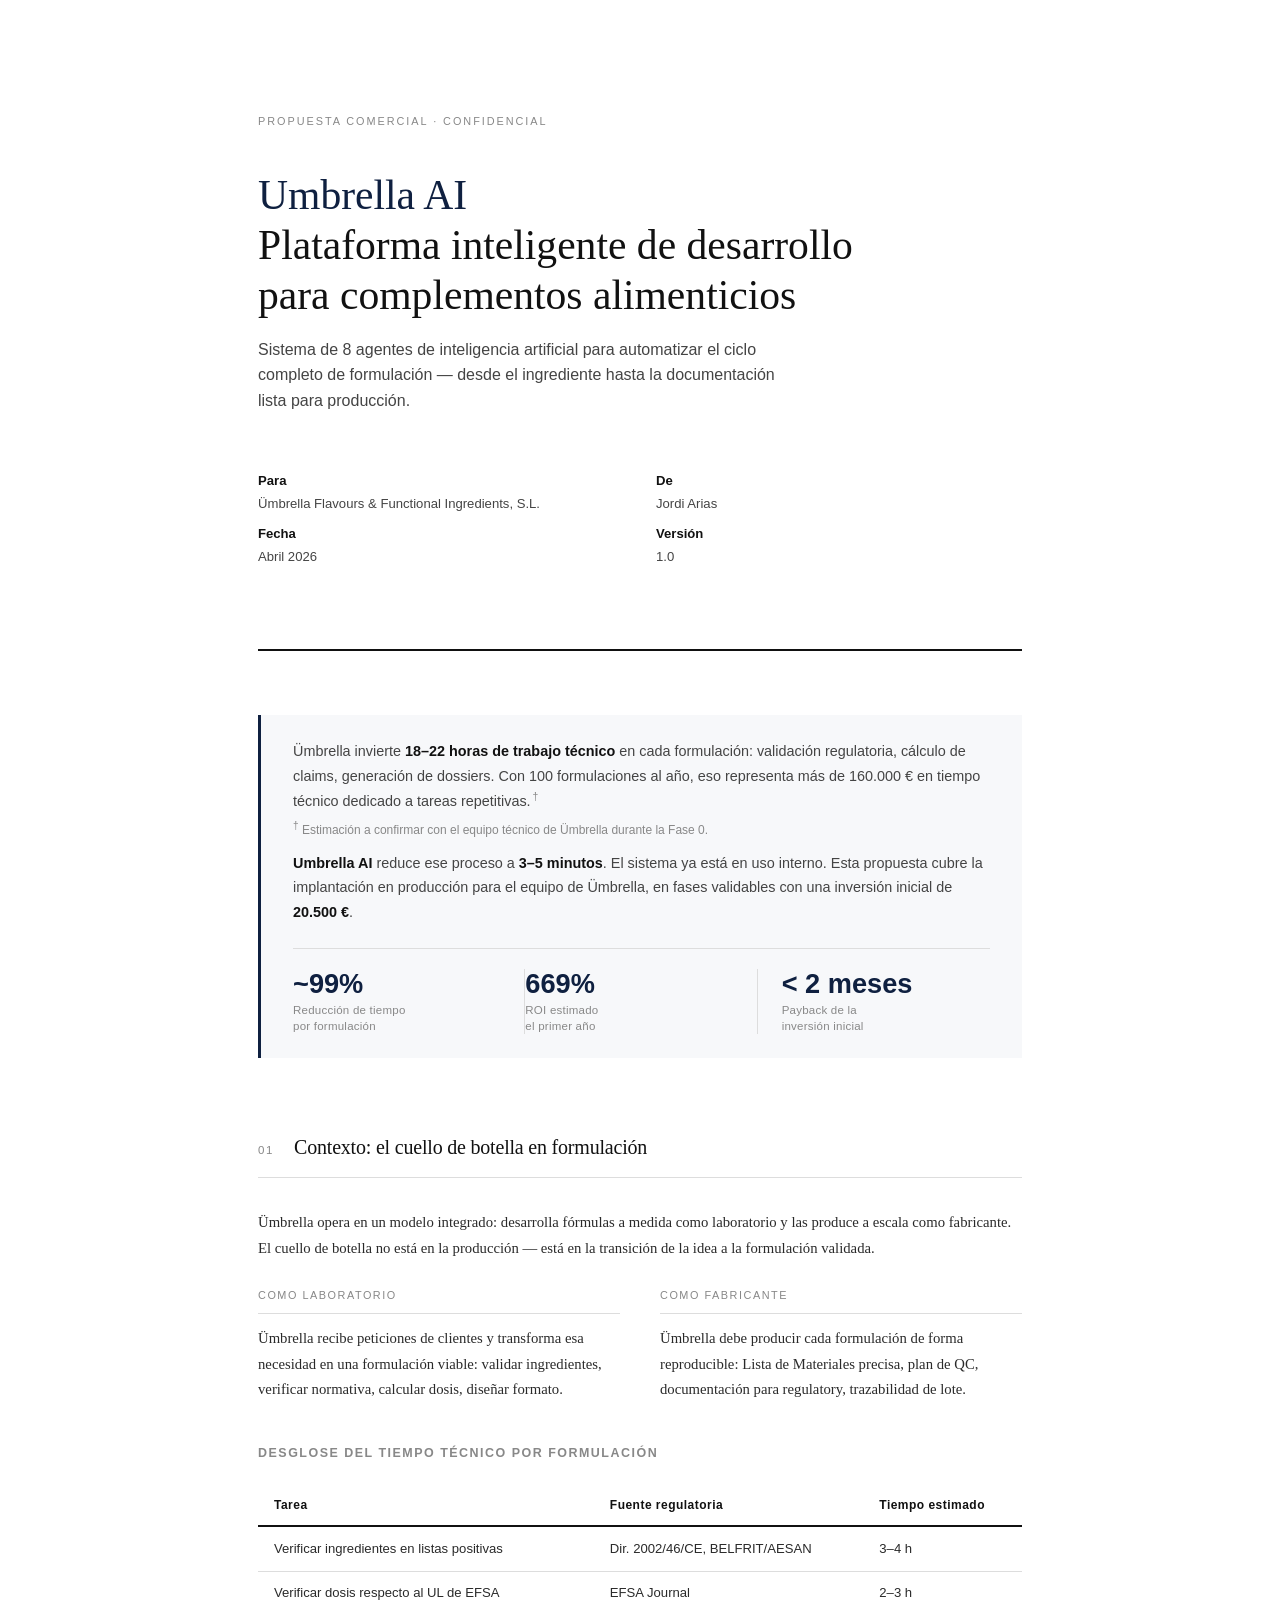
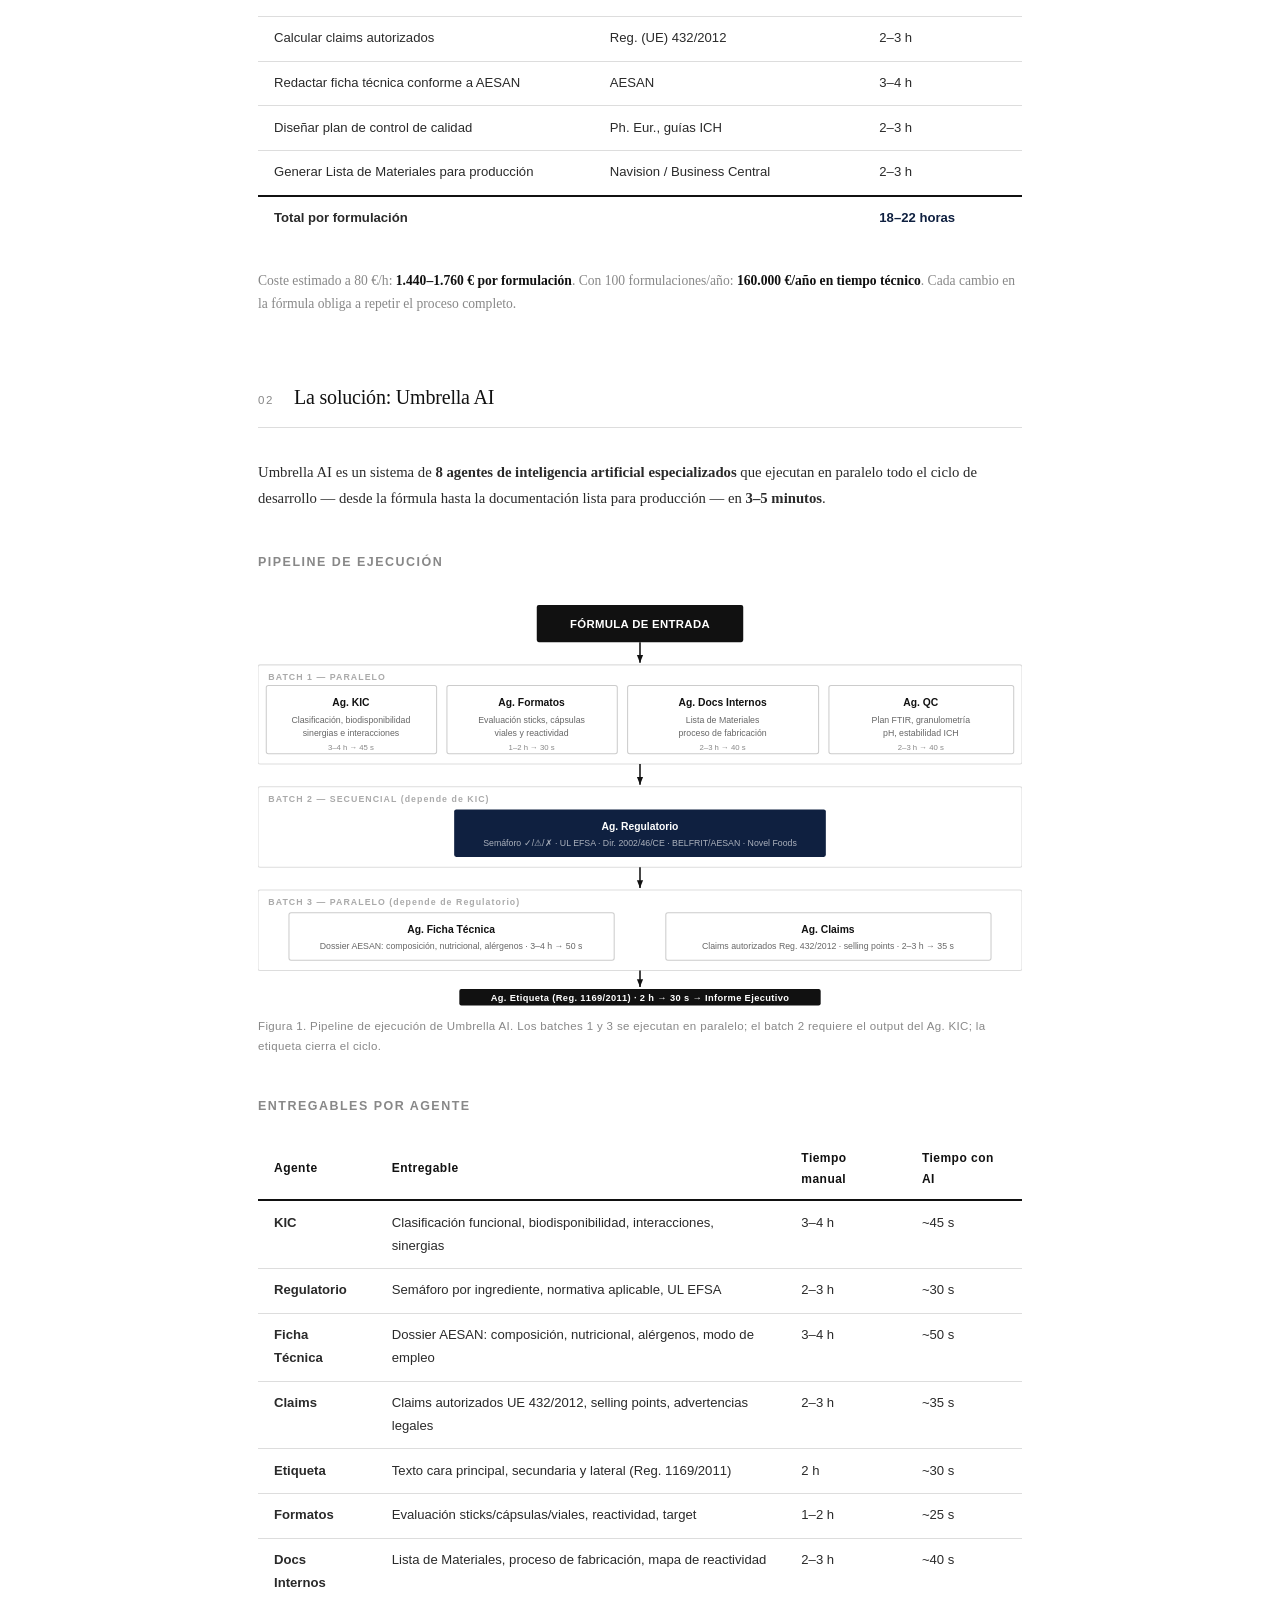
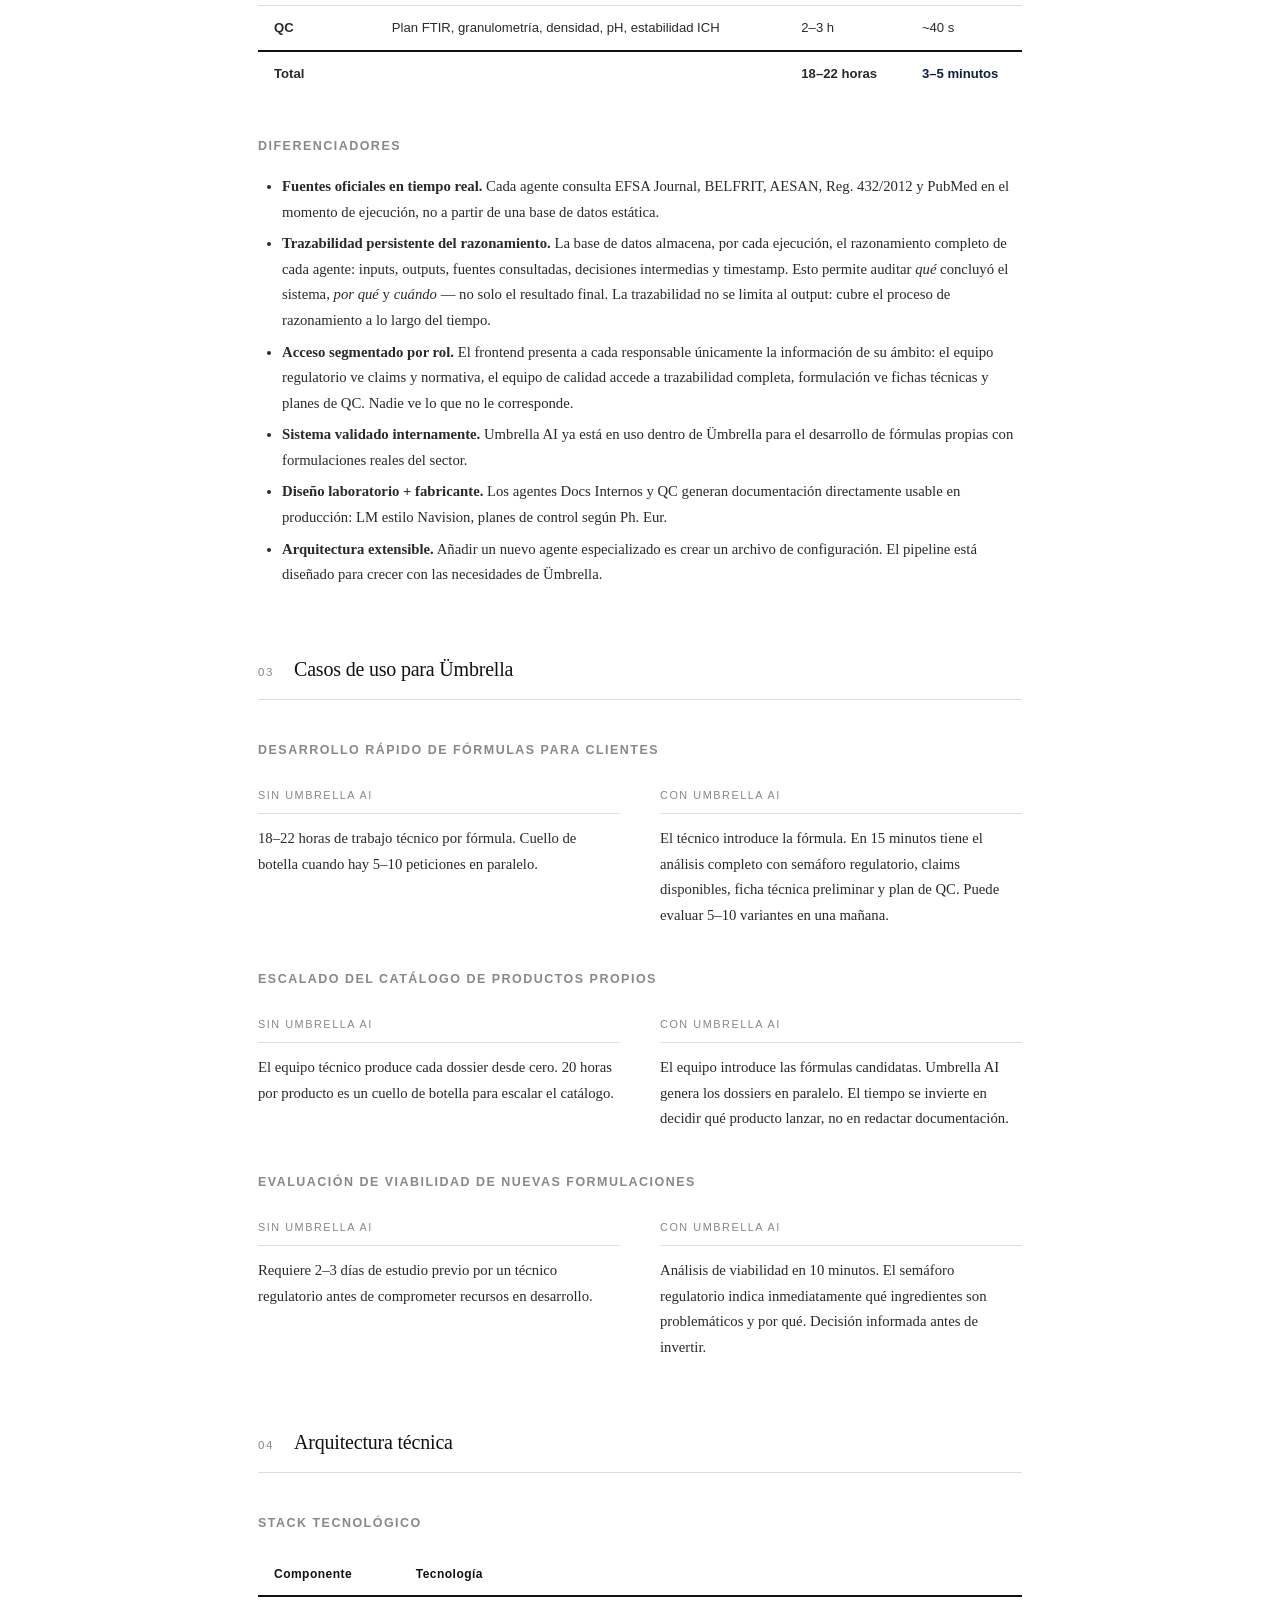
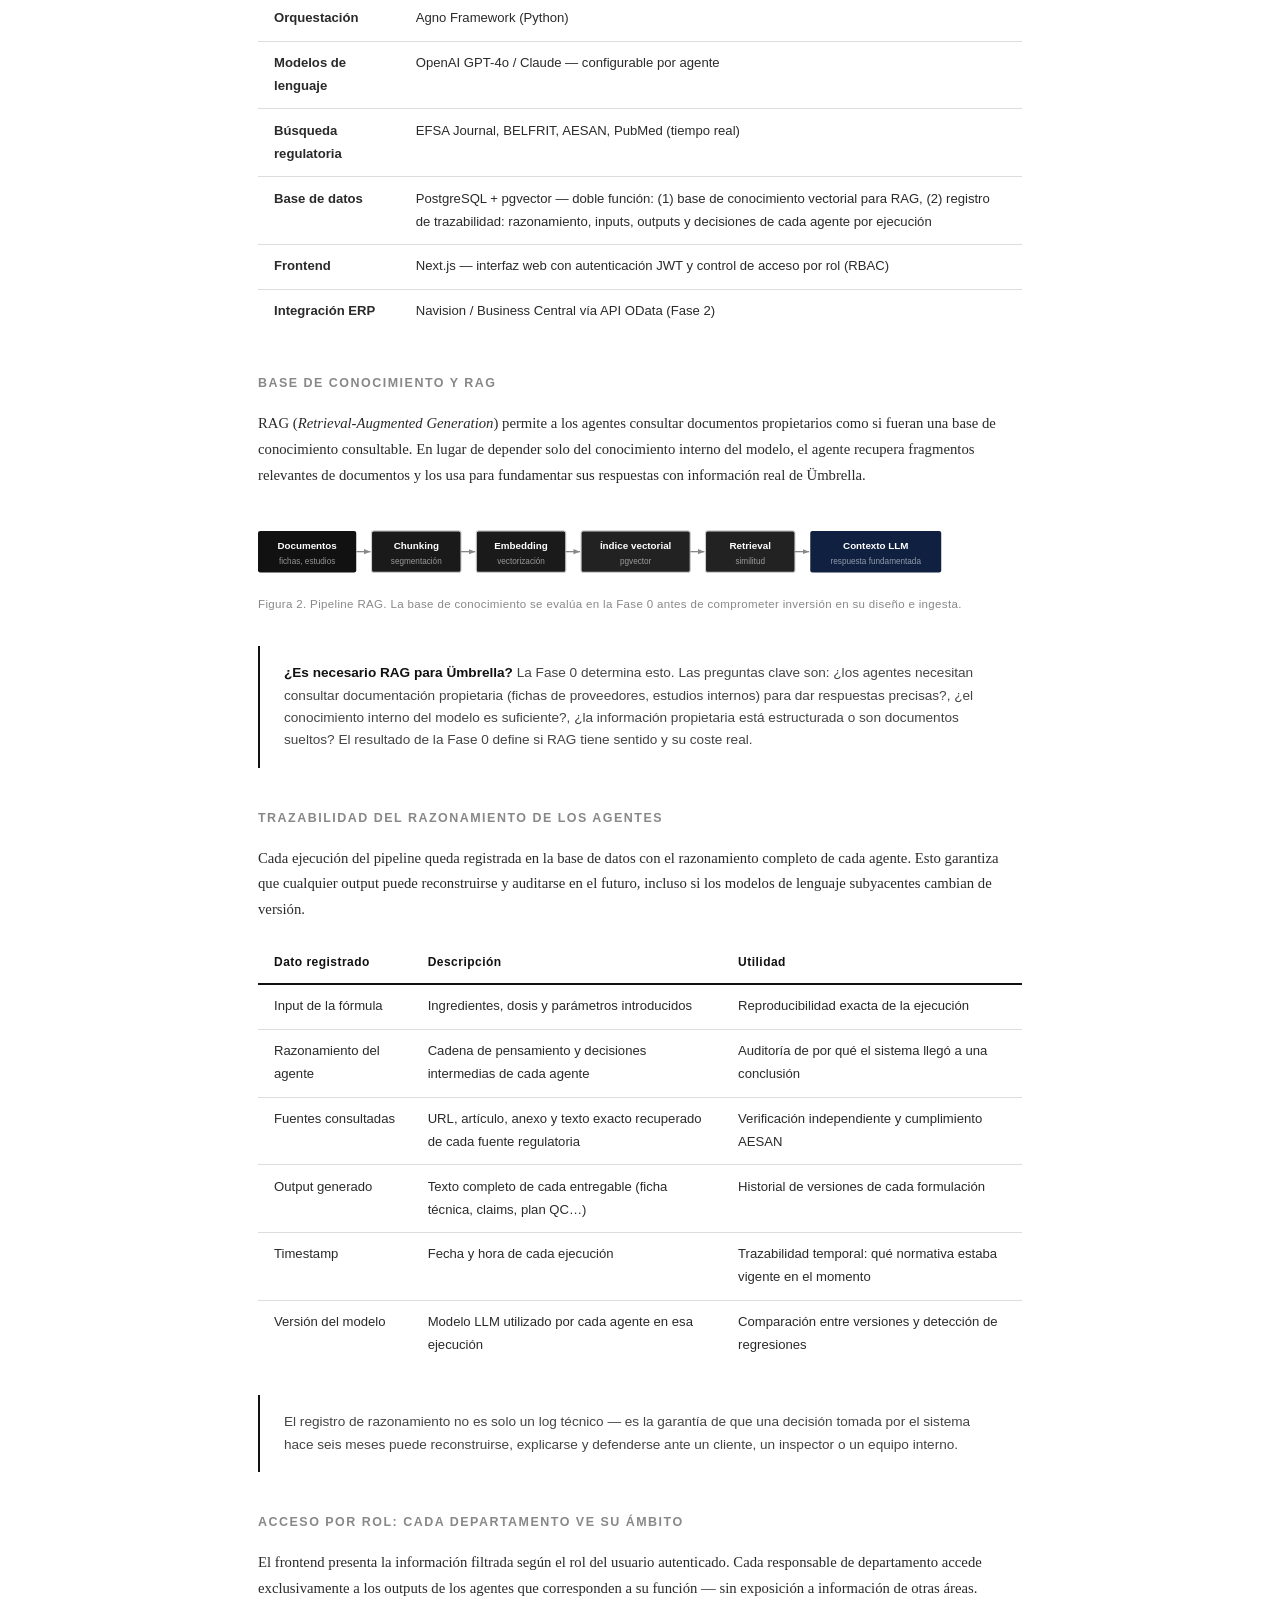
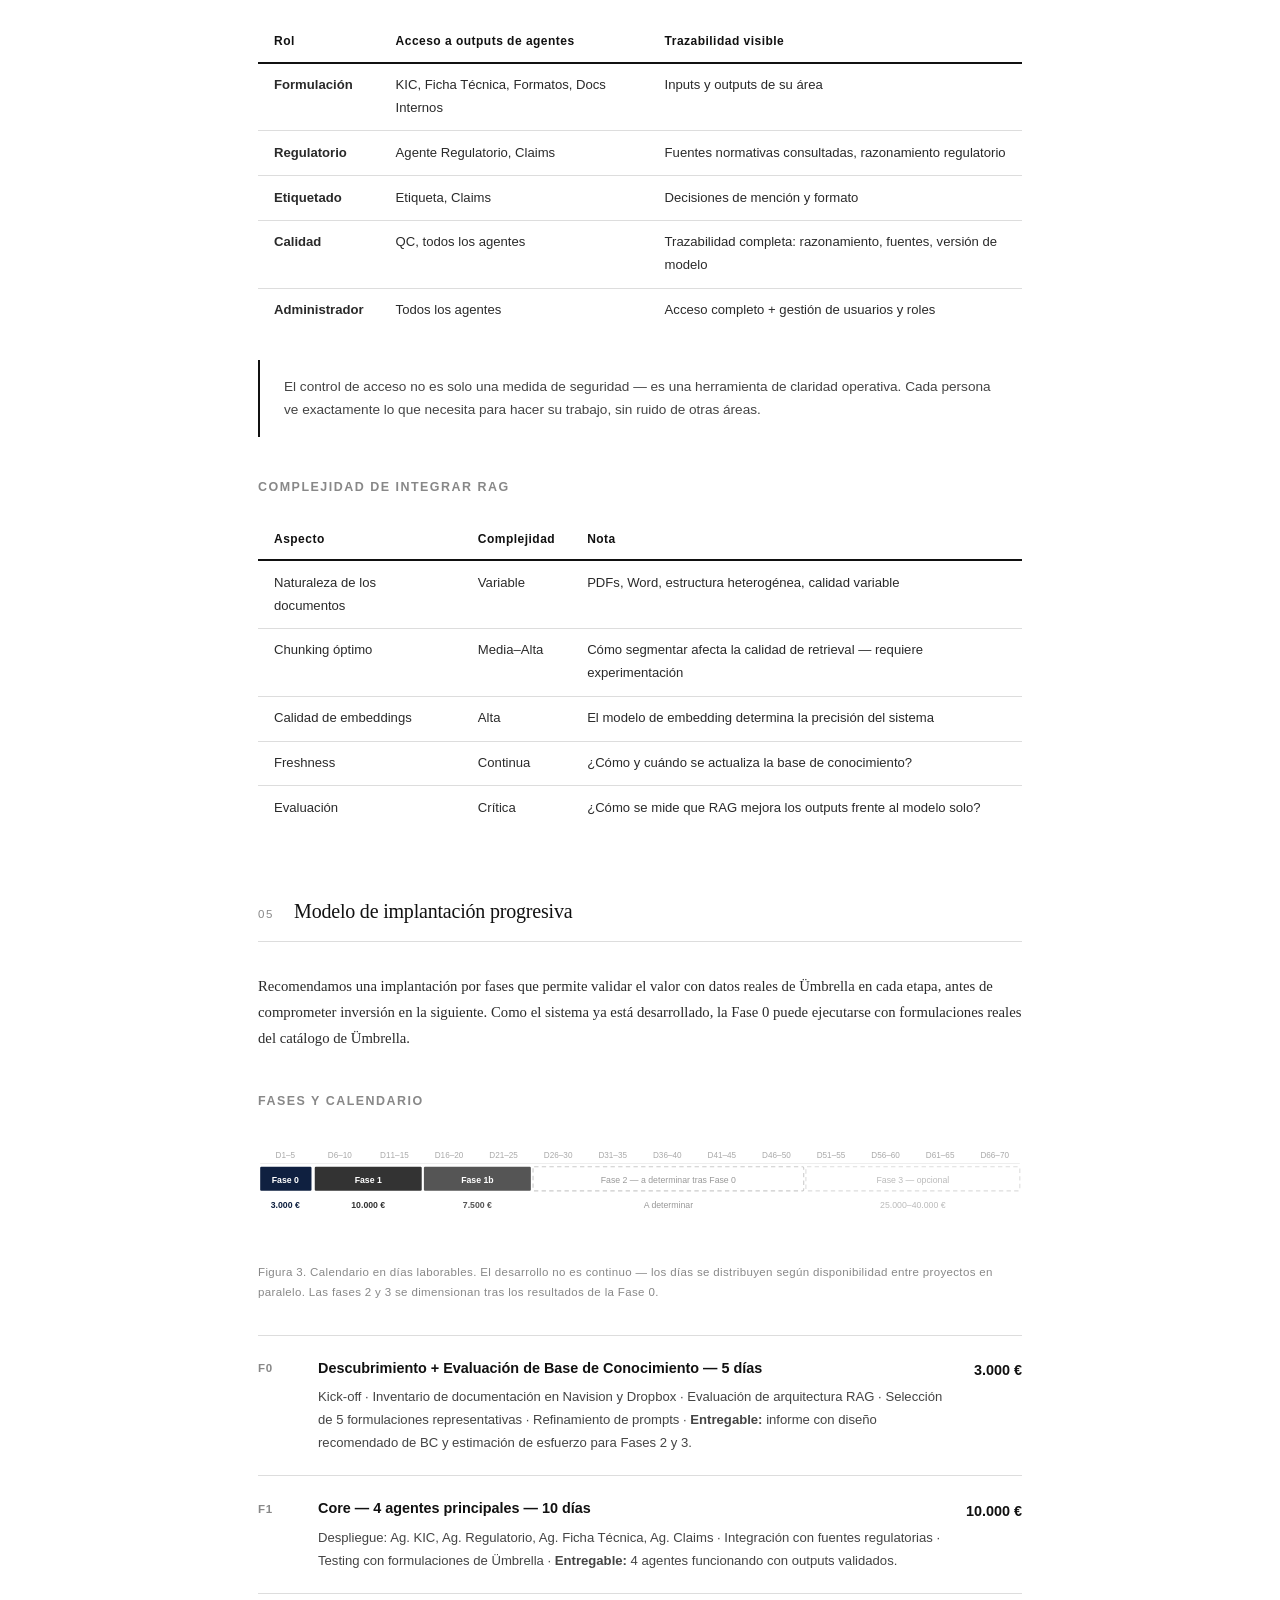
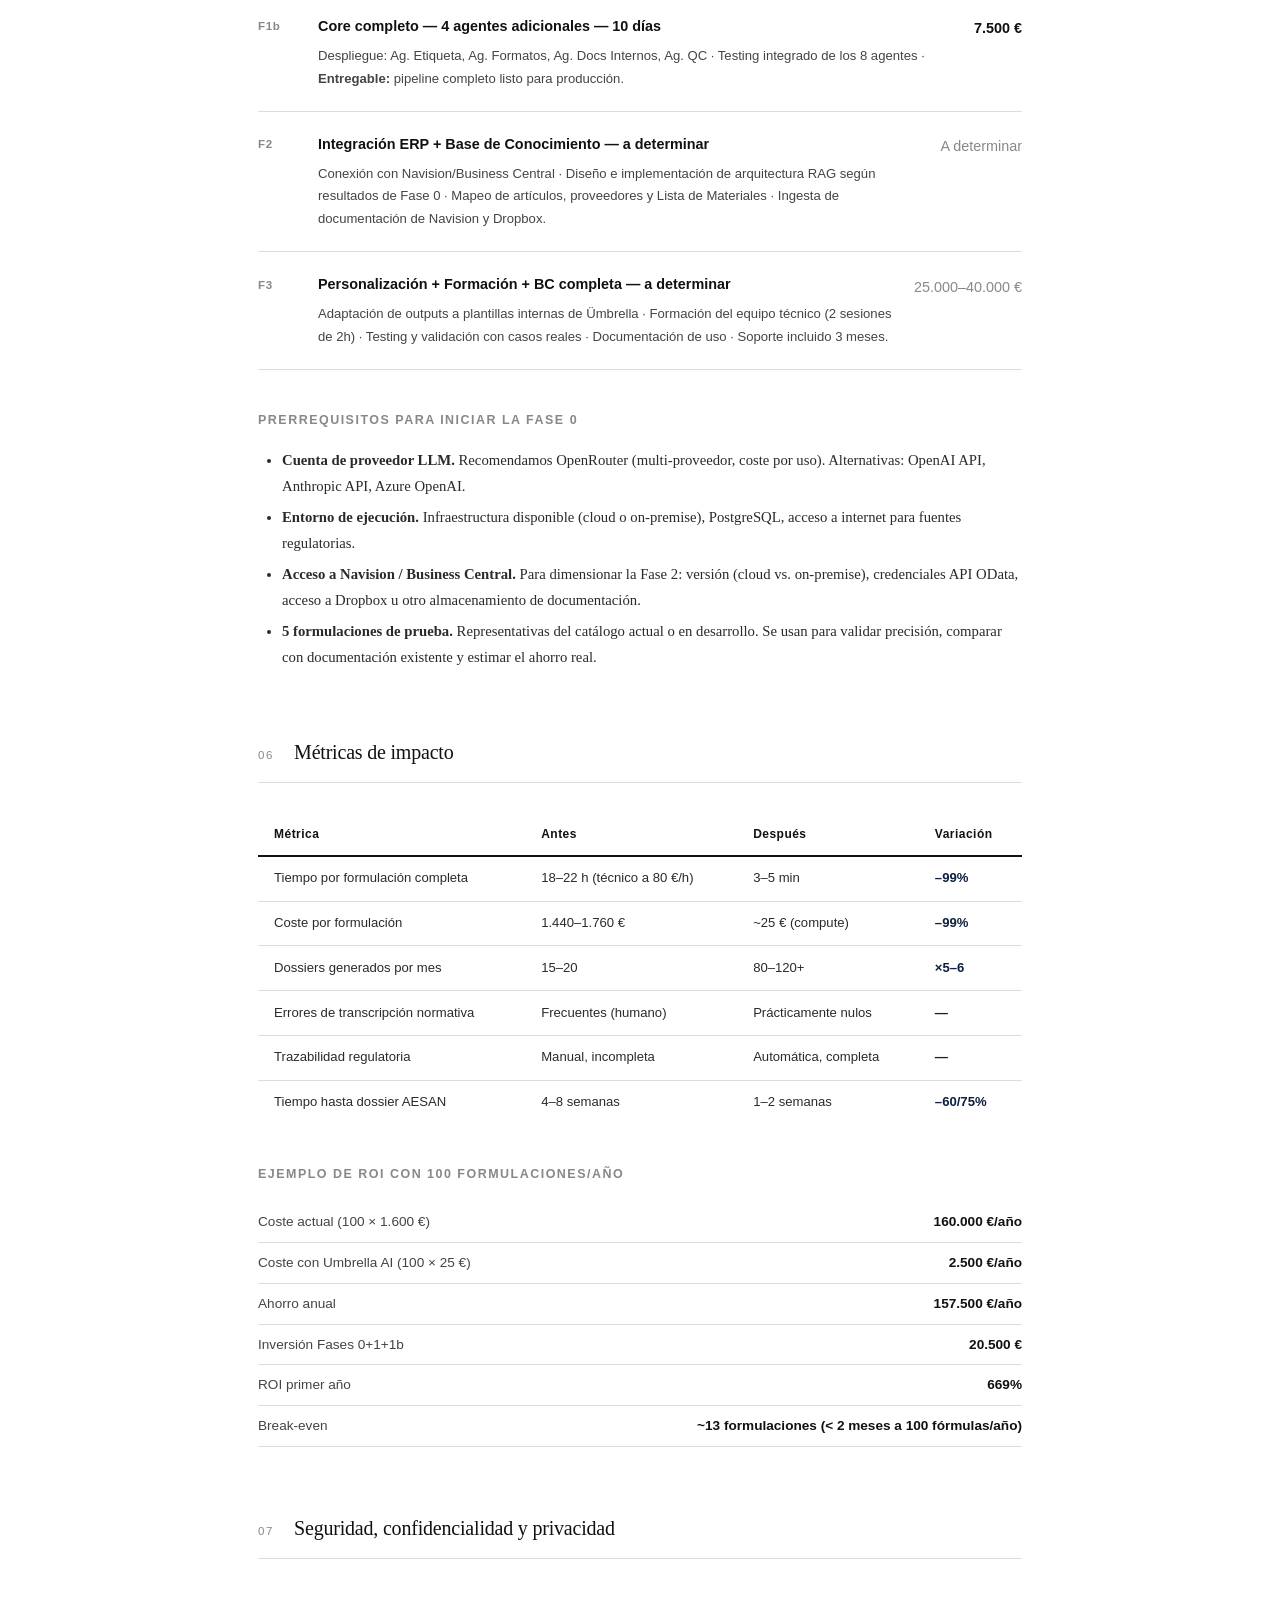
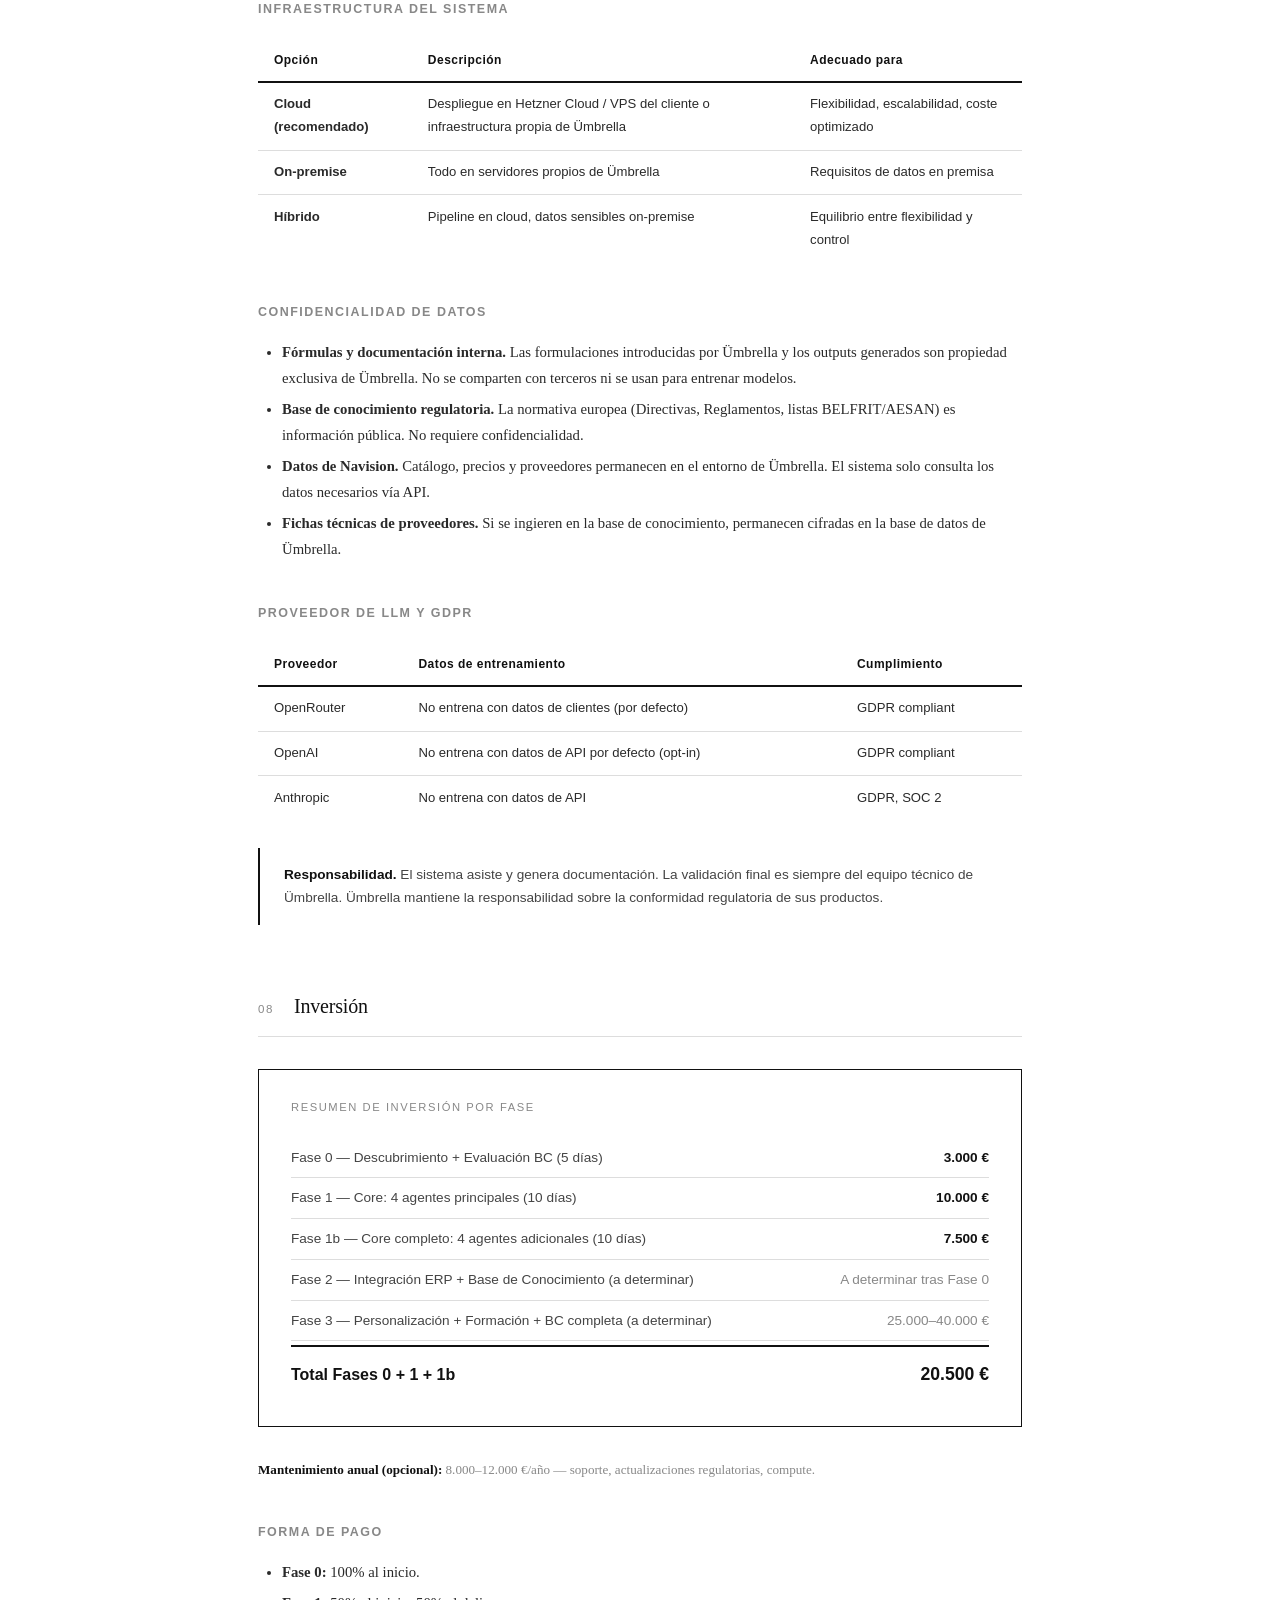
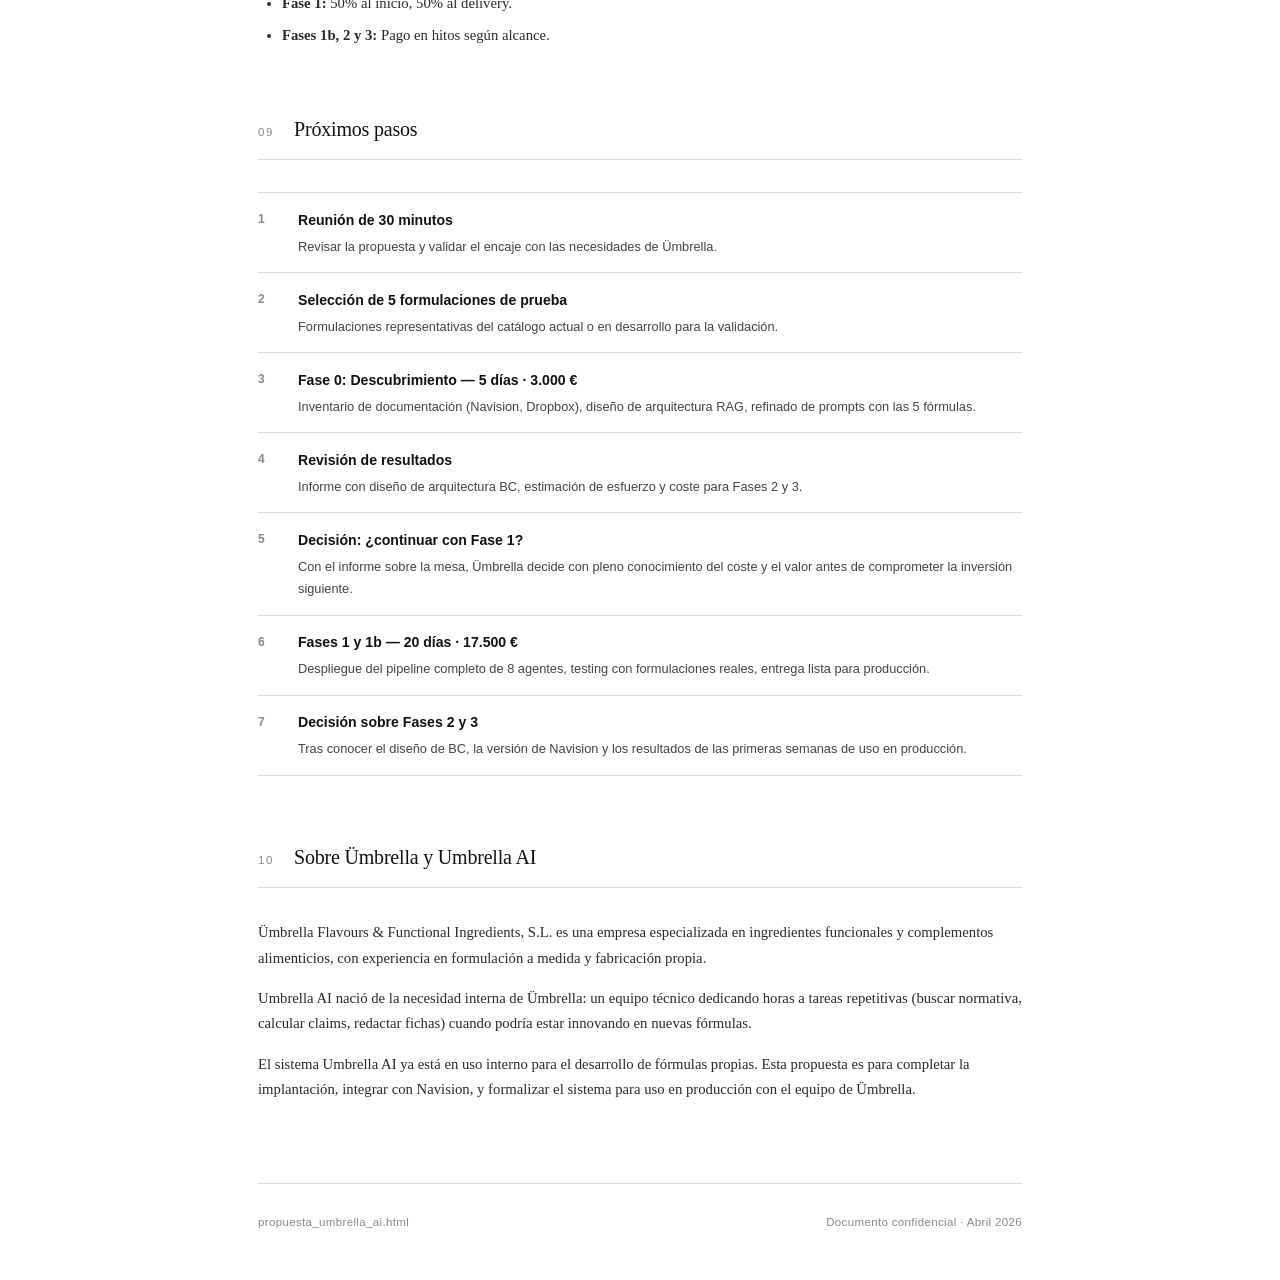
<file: proposal/propuesta_umbrella_ai.html>
<!DOCTYPE html>
<html lang="es">
<head>
<meta charset="UTF-8">
<meta name="viewport" content="width=device-width, initial-scale=1.0">
<title>Propuesta Comercial — Umbrella AI</title>
<style>
/* ── Variables ── */
:root {
  --ink:      #111111;
  --ink-mid:  #444444;
  --ink-soft: #888888;
  --rule:     #DDDDDD;
  --bg:       #FFFFFF;
  --accent:   #0F2040;   /* dark navy — used sparingly */
  --accent-2: #1a6b5e;   /* teal only for traffic light / semaforo */
}

/* ── Reset ── */
*, *::before, *::after { box-sizing: border-box; margin: 0; padding: 0; }
html { scroll-behavior: smooth; }

/* ── Base ── */
body {
  font-family: 'Georgia', 'Times New Roman', serif;
  font-size: 15px;
  line-height: 1.75;
  color: var(--ink);
  background: var(--bg);
  -webkit-font-smoothing: antialiased;
}

/* ── Page wrapper ── */
.page {
  max-width: 860px;
  margin: 0 auto;
  padding: 0 3rem;
}

/* ── Cover ── */
.cover {
  padding: 7rem 0 5rem;
  border-bottom: 2px solid var(--ink);
  margin-bottom: 4rem;
}
.cover-label {
  font-family: 'Helvetica Neue', Arial, sans-serif;
  font-size: 0.68rem;
  letter-spacing: 0.18em;
  text-transform: uppercase;
  color: var(--ink-soft);
  margin-bottom: 2.5rem;
}
.cover h1 {
  font-size: 2.6rem;
  font-weight: normal;
  line-height: 1.2;
  color: var(--accent);
  margin-bottom: 0.5rem;
}
.cover h1 em {
  font-style: normal;
  color: var(--ink);
}
.cover .subtitle {
  font-family: 'Helvetica Neue', Arial, sans-serif;
  font-size: 1rem;
  color: var(--ink-mid);
  margin-top: 1rem;
  max-width: 520px;
  line-height: 1.6;
}
.cover-meta {
  margin-top: 3.5rem;
  display: grid;
  grid-template-columns: 1fr 1fr;
  gap: 0.5rem 2rem;
  font-family: 'Helvetica Neue', Arial, sans-serif;
  font-size: 0.82rem;
  color: var(--ink-mid);
}
.cover-meta strong { color: var(--ink); font-weight: 600; }

/* ── Executive Summary (standalone block) ── */
.exec {
  border-left: 3px solid var(--accent);
  padding: 1.5rem 2rem;
  margin-bottom: 4.5rem;
  background: #f7f8fa;
}
.exec p {
  font-family: 'Helvetica Neue', Arial, sans-serif;
  font-size: 0.9rem;
  line-height: 1.7;
  color: var(--ink-mid);
  margin-bottom: 0.75rem;
}
.exec p:last-child { margin-bottom: 0; }
.exec strong { color: var(--ink); font-weight: 600; }
.exec-kpis {
  display: grid;
  grid-template-columns: repeat(3, 1fr);
  gap: 0;
  margin-top: 1.5rem;
  border-top: 1px solid var(--rule);
  padding-top: 1.25rem;
}
.kpi {
  padding: 0 1.5rem 0 0;
  border-right: 1px solid var(--rule);
  font-family: 'Helvetica Neue', Arial, sans-serif;
}
.kpi:first-child { padding-left: 0; }
.kpi:last-child { border-right: none; padding-right: 0; padding-left: 1.5rem; }
.kpi-num {
  font-size: 1.7rem;
  font-weight: 700;
  color: var(--accent);
  line-height: 1.1;
  display: block;
}
.kpi-label {
  font-size: 0.72rem;
  color: var(--ink-soft);
  letter-spacing: 0.02em;
  line-height: 1.4;
  display: block;
  margin-top: 0.2rem;
}

/* ── Sections ── */
section { margin-bottom: 4rem; }
.section-header {
  display: flex;
  align-items: baseline;
  gap: 1.25rem;
  margin-bottom: 2rem;
  padding-bottom: 0.75rem;
  border-bottom: 1px solid var(--rule);
}
.section-num {
  font-family: 'Helvetica Neue', Arial, sans-serif;
  font-size: 0.72rem;
  letter-spacing: 0.14em;
  color: var(--ink-soft);
  text-transform: uppercase;
  flex-shrink: 0;
  padding-top: 0.1em;
}
h2 {
  font-size: 1.25rem;
  font-weight: normal;
  color: var(--ink);
  letter-spacing: -0.01em;
}
h3 {
  font-family: 'Helvetica Neue', Arial, sans-serif;
  font-size: 0.78rem;
  font-weight: 700;
  letter-spacing: 0.12em;
  text-transform: uppercase;
  color: var(--ink-soft);
  margin: 2.5rem 0 1rem;
}
h4 {
  font-family: 'Helvetica Neue', Arial, sans-serif;
  font-size: 0.9rem;
  font-weight: 600;
  color: var(--ink);
  margin-bottom: 0.35rem;
}
p {
  font-size: 0.92rem;
  margin-bottom: 0.9rem;
  color: #2a2a2a;
}
p:last-child { margin-bottom: 0; }
ul, ol {
  font-size: 0.92rem;
  padding-left: 1.5rem;
  margin-bottom: 0.9rem;
  color: #2a2a2a;
}
li { margin-bottom: 0.35rem; }

/* ── Two-column prose ── */
.two-col {
  display: grid;
  grid-template-columns: 1fr 1fr;
  gap: 2.5rem;
  margin: 1.5rem 0;
}
.two-col .col-label {
  font-family: 'Helvetica Neue', Arial, sans-serif;
  font-size: 0.68rem;
  letter-spacing: 0.14em;
  text-transform: uppercase;
  color: var(--ink-soft);
  margin-bottom: 0.75rem;
  padding-bottom: 0.5rem;
  border-bottom: 1px solid var(--rule);
}

/* ── Tables ── */
.table-wrap {
  overflow-x: auto;
  margin: 1.25rem 0 1.75rem;
}
table {
  width: 100%;
  border-collapse: collapse;
  font-family: 'Helvetica Neue', Arial, sans-serif;
  font-size: 0.82rem;
}
thead th {
  text-align: left;
  padding: 0.6rem 1rem;
  border-bottom: 2px solid var(--ink);
  font-weight: 600;
  font-size: 0.75rem;
  letter-spacing: 0.04em;
  color: var(--ink);
  background: none;
}
tbody td {
  padding: 0.65rem 1rem;
  border-bottom: 1px solid var(--rule);
  vertical-align: top;
  color: #2a2a2a;
}
tbody tr:last-child td { border-bottom: none; }
tbody tr:hover td { background: #fafafa; }
td.bold { font-weight: 600; }
td.accent { color: var(--accent); font-weight: 600; }
td.total { font-weight: 700; border-top: 2px solid var(--ink); }
td.muted { color: var(--ink-soft); }

/* ── Highlight / callout ── */
.callout {
  border-left: 2px solid var(--ink);
  padding: 1rem 1.5rem;
  margin: 1.5rem 0;
  font-family: 'Helvetica Neue', Arial, sans-serif;
  font-size: 0.85rem;
  color: var(--ink-mid);
  line-height: 1.65;
}
.callout strong { color: var(--ink); }

/* ── Diagrams ── */
.diagram {
  margin: 2rem 0;
  overflow-x: auto;
}
.diagram svg { display: block; width: 100%; height: auto; }
.diagram figcaption {
  font-family: 'Helvetica Neue', Arial, sans-serif;
  font-size: 0.72rem;
  color: var(--ink-soft);
  margin-top: 0.5rem;
  letter-spacing: 0.03em;
}

/* ── Phases list ── */
.phases { margin: 1.5rem 0; }
.phase-row {
  display: grid;
  grid-template-columns: 2.5rem 1fr auto;
  gap: 1.25rem;
  align-items: start;
  padding: 1.25rem 0;
  border-bottom: 1px solid var(--rule);
}
.phase-row:first-child { border-top: 1px solid var(--rule); }
.phase-num-box {
  font-family: 'Helvetica Neue', Arial, sans-serif;
  font-size: 0.72rem;
  font-weight: 700;
  color: var(--ink-soft);
  letter-spacing: 0.06em;
  padding-top: 0.15rem;
}
.phase-body p {
  font-family: 'Helvetica Neue', Arial, sans-serif;
  font-size: 0.82rem;
  color: var(--ink-mid);
  margin: 0.35rem 0 0;
}
.phase-price {
  font-family: 'Helvetica Neue', Arial, sans-serif;
  font-size: 0.9rem;
  font-weight: 600;
  color: var(--ink);
  white-space: nowrap;
  text-align: right;
  padding-top: 0.15rem;
}
.phase-price.tbd { color: var(--ink-soft); font-weight: 400; }

/* ── Steps (next steps) ── */
.steps-list { margin: 1.5rem 0; }
.step-row {
  display: grid;
  grid-template-columns: 1.5rem 1fr;
  gap: 1rem;
  padding: 0.9rem 0;
  border-bottom: 1px solid var(--rule);
  align-items: start;
}
.step-row:first-child { border-top: 1px solid var(--rule); }
.step-n {
  font-family: 'Helvetica Neue', Arial, sans-serif;
  font-size: 0.75rem;
  color: var(--ink-soft);
  font-weight: 600;
  padding-top: 0.1rem;
}
.step-body h4 { font-size: 0.88rem; margin-bottom: 0.2rem; }
.step-body p {
  font-family: 'Helvetica Neue', Arial, sans-serif;
  font-size: 0.8rem;
  color: var(--ink-mid);
  margin: 0;
}

/* ── Investment summary box ── */
.inv-summary {
  border: 1px solid var(--ink);
  padding: 1.75rem 2rem;
  margin: 2rem 0;
  font-family: 'Helvetica Neue', Arial, sans-serif;
}
.inv-summary-title {
  font-size: 0.7rem;
  letter-spacing: 0.14em;
  text-transform: uppercase;
  color: var(--ink-soft);
  margin-bottom: 1.25rem;
}
.inv-summary-row {
  display: flex;
  justify-content: space-between;
  align-items: baseline;
  padding: 0.5rem 0;
  border-bottom: 1px solid var(--rule);
  font-size: 0.85rem;
  color: var(--ink-mid);
}
.inv-summary-row:last-child { border-bottom: none; }
.inv-summary-row.total {
  font-weight: 700;
  color: var(--ink);
  font-size: 1rem;
  padding-top: 0.75rem;
  border-top: 2px solid var(--ink);
  border-bottom: none;
  margin-top: 0.25rem;
}
.inv-summary-row .price { color: var(--ink); font-weight: 600; }
.inv-summary-row.total .price { font-size: 1.1rem; }

/* ── ROI inline numbers ── */
.roi-line {
  font-family: 'Helvetica Neue', Arial, sans-serif;
  font-size: 0.85rem;
  color: var(--ink-mid);
  padding: 0.5rem 0;
  border-bottom: 1px solid var(--rule);
  display: flex;
  justify-content: space-between;
}
.roi-line:first-child { border-top: 1px solid var(--rule); }
.roi-line strong { color: var(--ink); }

/* ── Footer ── */
footer {
  border-top: 1px solid var(--rule);
  padding: 1.75rem 0 3rem;
  margin-top: 5rem;
  font-family: 'Helvetica Neue', Arial, sans-serif;
  font-size: 0.72rem;
  color: var(--ink-soft);
  display: flex;
  justify-content: space-between;
  letter-spacing: 0.03em;
}

/* ── Print ── */
@media print {
  .page { padding: 0 2rem; }
  body { font-size: 13px; }
  section { page-break-inside: avoid; }
}
@page {
  margin: 2cm 2cm 2.5cm;
  @bottom-left {
    content: "propuesta_umbrella_ai.html";
    font-family: 'Helvetica Neue', Arial, sans-serif;
    font-size: 7pt;
    color: #aaa;
  }
  @bottom-right {
    content: "Documento confidencial · Abril 2026";
    font-family: 'Helvetica Neue', Arial, sans-serif;
    font-size: 7pt;
    color: #aaa;
  }
}

/* ── Responsive ── */
@media (max-width: 680px) {
  .page { padding: 0 1.5rem; }
  .cover h1 { font-size: 1.9rem; }
  .cover-meta { grid-template-columns: 1fr; }
  .exec-kpis { grid-template-columns: 1fr; gap: 1rem; }
  .kpi { border-right: none; padding: 0; }
  .two-col { grid-template-columns: 1fr; }
  .phase-row { grid-template-columns: 2rem 1fr; }
  .phase-price { grid-column: 2; }
}
</style>
</head>
<body>
<div class="page">

<!-- ── COVER ── -->
<div class="cover">
  <div class="cover-label">Propuesta Comercial · Confidencial</div>
  <h1>Umbrella AI<br><em>Plataforma inteligente de desarrollo<br>para complementos alimenticios</em></h1>
  <p class="subtitle">Sistema de 8 agentes de inteligencia artificial para automatizar el ciclo completo de formulación — desde el ingrediente hasta la documentación lista para producción.</p>
  <div class="cover-meta">
    <div><strong>Para</strong><br>Ümbrella Flavours &amp; Functional Ingredients, S.L.</div>
    <div><strong>De</strong><br>Jordi Arias</div>
    <div><strong>Fecha</strong><br>Abril 2026</div>
    <div><strong>Versión</strong><br>1.0</div>
  </div>
</div>

<!-- ── EXEC SUMMARY ── -->
<div class="exec">
  <p>Ümbrella invierte <strong>18–22 horas de trabajo técnico</strong> en cada formulación: validación regulatoria, cálculo de claims, generación de dossiers. Con 100 formulaciones al año, eso representa más de 160.000 € en tiempo técnico dedicado a tareas repetitivas.<sup style="font-size:0.65rem;color:var(--ink-soft);margin-left:2px">†</sup></p>
  <p style="font-size:0.75rem;color:var(--ink-soft);font-family:'Helvetica Neue',Arial,sans-serif;margin-top:-0.5rem;line-height:1.5"><sup>†</sup> Estimación a confirmar con el equipo técnico de Ümbrella durante la Fase 0.</p>
  <p><strong>Umbrella AI</strong> reduce ese proceso a <strong>3–5 minutos</strong>. El sistema ya está en uso interno. Esta propuesta cubre la implantación en producción para el equipo de Ümbrella, en fases validables con una inversión inicial de <strong>20.500 €</strong>.</p>
  <div class="exec-kpis">
    <div class="kpi">
      <span class="kpi-num">~99%</span>
      <span class="kpi-label">Reducción de tiempo<br>por formulación</span>
    </div>
    <div class="kpi">
      <span class="kpi-num">669%</span>
      <span class="kpi-label">ROI estimado<br>el primer año</span>
    </div>
    <div class="kpi">
      <span class="kpi-num">&lt; 2 meses</span>
      <span class="kpi-label">Payback de la<br>inversión inicial</span>
    </div>
  </div>
</div>

<!-- ── 1. CONTEXTO ── -->
<section id="contexto">
  <div class="section-header">
    <span class="section-num">01</span>
    <h2>Contexto: el cuello de botella en formulación</h2>
  </div>

  <p>Ümbrella opera en un modelo integrado: desarrolla fórmulas a medida como laboratorio y las produce a escala como fabricante. El cuello de botella no está en la producción — está en la transición de la idea a la formulación validada.</p>

  <div class="two-col">
    <div>
      <div class="col-label">Como laboratorio</div>
      <p>Ümbrella recibe peticiones de clientes y transforma esa necesidad en una formulación viable: validar ingredientes, verificar normativa, calcular dosis, diseñar formato.</p>
    </div>
    <div>
      <div class="col-label">Como fabricante</div>
      <p>Ümbrella debe producir cada formulación de forma reproducible: Lista de Materiales precisa, plan de QC, documentación para regulatory, trazabilidad de lote.</p>
    </div>
  </div>

  <h3>Desglose del tiempo técnico por formulación</h3>
  <div class="table-wrap">
    <table>
      <thead>
        <tr>
          <th>Tarea</th>
          <th>Fuente regulatoria</th>
          <th>Tiempo estimado</th>
        </tr>
      </thead>
      <tbody>
        <tr><td>Verificar ingredientes en listas positivas</td><td>Dir. 2002/46/CE, BELFRIT/AESAN</td><td>3–4 h</td></tr>
        <tr><td>Verificar dosis respecto al UL de EFSA</td><td>EFSA Journal</td><td>2–3 h</td></tr>
        <tr><td>Calcular claims autorizados</td><td>Reg. (UE) 432/2012</td><td>2–3 h</td></tr>
        <tr><td>Redactar ficha técnica conforme a AESAN</td><td>AESAN</td><td>3–4 h</td></tr>
        <tr><td>Diseñar plan de control de calidad</td><td>Ph. Eur., guías ICH</td><td>2–3 h</td></tr>
        <tr><td>Generar Lista de Materiales para producción</td><td>Navision / Business Central</td><td>2–3 h</td></tr>
        <tr>
          <td class="bold total">Total por formulación</td>
          <td class="total"></td>
          <td class="bold total" style="color:var(--accent)">18–22 horas</td>
        </tr>
      </tbody>
    </table>
  </div>

  <p style="font-size:0.85rem;color:var(--ink-soft)">Coste estimado a 80 €/h: <strong style="color:var(--ink)">1.440–1.760 € por formulación</strong>. Con 100 formulaciones/año: <strong style="color:var(--ink)">160.000 €/año en tiempo técnico</strong>. Cada cambio en la fórmula obliga a repetir el proceso completo.</p>
</section>

<!-- ── 2. SOLUCIÓN ── -->
<section id="solucion">
  <div class="section-header">
    <span class="section-num">02</span>
    <h2>La solución: Umbrella AI</h2>
  </div>

  <p>Umbrella AI es un sistema de <strong>8 agentes de inteligencia artificial especializados</strong> que ejecutan en paralelo todo el ciclo de desarrollo — desde la fórmula hasta la documentación lista para producción — en <strong>3–5 minutos</strong>.</p>

  <h3>Pipeline de ejecución</h3>
  <div class="diagram">
    <svg viewBox="0 0 740 390" xmlns="http://www.w3.org/2000/svg"
         style="font-family:'Helvetica Neue',Arial,sans-serif">
      <defs>
        <marker id="a" markerWidth="6" markerHeight="6" refX="5" refY="3" orient="auto">
          <path d="M0,1 L5,3 L0,5 Z" fill="#111"/>
        </marker>
        <marker id="a2" markerWidth="6" markerHeight="6" refX="5" refY="3" orient="auto">
          <path d="M0,1 L5,3 L0,5 Z" fill="#888"/>
        </marker>
      </defs>

      <!-- Input -->
      <rect x="270" y="0" width="200" height="36" rx="2" fill="#111"/>
      <text x="370" y="22" text-anchor="middle" fill="#fff" font-size="11" font-weight="600" letter-spacing="0.03em">FÓRMULA DE ENTRADA</text>
      <line x1="370" y1="36" x2="370" y2="56" stroke="#111" stroke-width="1.5" marker-end="url(#a)"/>

      <!-- BATCH 1 -->
      <rect x="0" y="58" width="740" height="96" rx="2" fill="none" stroke="#DDD" stroke-width="1"/>
      <text x="10" y="73" fill="#AAA" font-size="8.5" font-weight="700" letter-spacing="0.12em">BATCH 1 — PARALELO</text>

      <!-- Agent boxes batch 1 -->
      <rect x="8"   y="78" width="165" height="66" rx="2" fill="#fff" stroke="#CCC" stroke-width="1"/>
      <text x="90"  y="98" text-anchor="middle" fill="#111" font-size="10" font-weight="600">Ag. KIC</text>
      <text x="90"  y="114" text-anchor="middle" fill="#666" font-size="8.5">Clasificación, biodisponibilidad</text>
      <text x="90"  y="127" text-anchor="middle" fill="#666" font-size="8.5">sinergias e interacciones</text>
      <text x="90"  y="140" text-anchor="middle" fill="#888" font-size="7.5">3–4 h → 45 s</text>

      <rect x="183" y="78" width="165" height="66" rx="2" fill="#fff" stroke="#CCC" stroke-width="1"/>
      <text x="265" y="98" text-anchor="middle" fill="#111" font-size="10" font-weight="600">Ag. Formatos</text>
      <text x="265" y="114" text-anchor="middle" fill="#666" font-size="8.5">Evaluación sticks, cápsulas</text>
      <text x="265" y="127" text-anchor="middle" fill="#666" font-size="8.5">viales y reactividad</text>
      <text x="265" y="140" text-anchor="middle" fill="#888" font-size="7.5">1–2 h → 30 s</text>

      <rect x="358" y="78" width="185" height="66" rx="2" fill="#fff" stroke="#CCC" stroke-width="1"/>
      <text x="450" y="98" text-anchor="middle" fill="#111" font-size="10" font-weight="600">Ag. Docs Internos</text>
      <text x="450" y="114" text-anchor="middle" fill="#666" font-size="8.5">Lista de Materiales</text>
      <text x="450" y="127" text-anchor="middle" fill="#666" font-size="8.5">proceso de fabricación</text>
      <text x="450" y="140" text-anchor="middle" fill="#888" font-size="7.5">2–3 h → 40 s</text>

      <rect x="553" y="78" width="179" height="66" rx="2" fill="#fff" stroke="#CCC" stroke-width="1"/>
      <text x="642" y="98" text-anchor="middle" fill="#111" font-size="10" font-weight="600">Ag. QC</text>
      <text x="642" y="114" text-anchor="middle" fill="#666" font-size="8.5">Plan FTIR, granulometría</text>
      <text x="642" y="127" text-anchor="middle" fill="#666" font-size="8.5">pH, estabilidad ICH</text>
      <text x="642" y="140" text-anchor="middle" fill="#888" font-size="7.5">2–3 h → 40 s</text>

      <!-- Arrow Batch 1 → 2 -->
      <line x1="370" y1="154" x2="370" y2="174" stroke="#111" stroke-width="1.5" marker-end="url(#a)"/>

      <!-- BATCH 2 -->
      <rect x="0" y="176" width="740" height="78" rx="2" fill="none" stroke="#DDD" stroke-width="1"/>
      <text x="10" y="191" fill="#AAA" font-size="8.5" font-weight="700" letter-spacing="0.12em">BATCH 2 — SECUENCIAL (depende de KIC)</text>
      <rect x="190" y="198" width="360" height="46" rx="2" fill="#0F2040"/>
      <text x="370" y="218" text-anchor="middle" fill="#fff" font-size="10" font-weight="600">Ag. Regulatorio</text>
      <text x="370" y="233" text-anchor="middle" fill="rgba(255,255,255,0.65)" font-size="8.5">Semáforo ✓/⚠/✗ · UL EFSA · Dir. 2002/46/CE · BELFRIT/AESAN · Novel Foods</text>

      <!-- Arrow Batch 2 → 3 -->
      <line x1="370" y1="254" x2="370" y2="274" stroke="#111" stroke-width="1.5" marker-end="url(#a)"/>

      <!-- BATCH 3 -->
      <rect x="0" y="276" width="740" height="78" rx="2" fill="none" stroke="#DDD" stroke-width="1"/>
      <text x="10" y="291" fill="#AAA" font-size="8.5" font-weight="700" letter-spacing="0.12em">BATCH 3 — PARALELO (depende de Regulatorio)</text>

      <rect x="30" y="298" width="315" height="46" rx="2" fill="#fff" stroke="#CCC" stroke-width="1"/>
      <text x="187" y="318" text-anchor="middle" fill="#111" font-size="10" font-weight="600">Ag. Ficha Técnica</text>
      <text x="187" y="333" text-anchor="middle" fill="#666" font-size="8.5">Dossier AESAN: composición, nutricional, alérgenos · 3–4 h → 50 s</text>

      <rect x="395" y="298" width="315" height="46" rx="2" fill="#fff" stroke="#CCC" stroke-width="1"/>
      <text x="552" y="318" text-anchor="middle" fill="#111" font-size="10" font-weight="600">Ag. Claims</text>
      <text x="552" y="333" text-anchor="middle" fill="#666" font-size="8.5">Claims autorizados Reg. 432/2012 · selling points · 2–3 h → 35 s</text>

      <!-- Arrow Batch 3 → 4 -->
      <line x1="370" y1="354" x2="370" y2="370" stroke="#111" stroke-width="1.5" marker-end="url(#a)"/>

      <!-- BATCH 4 / Output -->
      <rect x="195" y="372" width="350" height="16" rx="2" fill="#111"/>
      <text x="370" y="384" text-anchor="middle" fill="#fff" font-size="9" font-weight="600" letter-spacing="0.04em">Ag. Etiqueta (Reg. 1169/2011) · 2 h → 30 s   →   Informe Ejecutivo</text>
    </svg>
    <figcaption>Figura 1. Pipeline de ejecución de Umbrella AI. Los batches 1 y 3 se ejecutan en paralelo; el batch 2 requiere el output del Ag. KIC; la etiqueta cierra el ciclo.</figcaption>
  </div>

  <h3>Entregables por agente</h3>
  <div class="table-wrap">
    <table>
      <thead>
        <tr><th>Agente</th><th>Entregable</th><th>Tiempo manual</th><th>Tiempo con AI</th></tr>
      </thead>
      <tbody>
        <tr><td class="bold">KIC</td><td>Clasificación funcional, biodisponibilidad, interacciones, sinergias</td><td>3–4 h</td><td>~45 s</td></tr>
        <tr><td class="bold">Regulatorio</td><td>Semáforo por ingrediente, normativa aplicable, UL EFSA</td><td>2–3 h</td><td>~30 s</td></tr>
        <tr><td class="bold">Ficha Técnica</td><td>Dossier AESAN: composición, nutricional, alérgenos, modo de empleo</td><td>3–4 h</td><td>~50 s</td></tr>
        <tr><td class="bold">Claims</td><td>Claims autorizados UE 432/2012, selling points, advertencias legales</td><td>2–3 h</td><td>~35 s</td></tr>
        <tr><td class="bold">Etiqueta</td><td>Texto cara principal, secundaria y lateral (Reg. 1169/2011)</td><td>2 h</td><td>~30 s</td></tr>
        <tr><td class="bold">Formatos</td><td>Evaluación sticks/cápsulas/viales, reactividad, target</td><td>1–2 h</td><td>~25 s</td></tr>
        <tr><td class="bold">Docs Internos</td><td>Lista de Materiales, proceso de fabricación, mapa de reactividad</td><td>2–3 h</td><td>~40 s</td></tr>
        <tr><td class="bold">QC</td><td>Plan FTIR, granulometría, densidad, pH, estabilidad ICH</td><td>2–3 h</td><td>~40 s</td></tr>
        <tr>
          <td class="bold total">Total</td>
          <td class="total"></td>
          <td class="bold total">18–22 horas</td>
          <td class="bold total" style="color:var(--accent)">3–5 minutos</td>
        </tr>
      </tbody>
    </table>
  </div>

  <h3>Diferenciadores</h3>
  <ul>
    <li><strong>Fuentes oficiales en tiempo real.</strong> Cada agente consulta EFSA Journal, BELFRIT, AESAN, Reg. 432/2012 y PubMed en el momento de ejecución, no a partir de una base de datos estática.</li>
    <li><strong>Trazabilidad persistente del razonamiento.</strong> La base de datos almacena, por cada ejecución, el razonamiento completo de cada agente: inputs, outputs, fuentes consultadas, decisiones intermedias y timestamp. Esto permite auditar <em>qué</em> concluyó el sistema, <em>por qué</em> y <em>cuándo</em> — no solo el resultado final. La trazabilidad no se limita al output: cubre el proceso de razonamiento a lo largo del tiempo.</li>
    <li><strong>Acceso segmentado por rol.</strong> El frontend presenta a cada responsable únicamente la información de su ámbito: el equipo regulatorio ve claims y normativa, el equipo de calidad accede a trazabilidad completa, formulación ve fichas técnicas y planes de QC. Nadie ve lo que no le corresponde.</li>
    <li><strong>Sistema validado internamente.</strong> Umbrella AI ya está en uso dentro de Ümbrella para el desarrollo de fórmulas propias con formulaciones reales del sector.</li>
    <li><strong>Diseño laboratorio + fabricante.</strong> Los agentes Docs Internos y QC generan documentación directamente usable en producción: LM estilo Navision, planes de control según Ph. Eur.</li>
    <li><strong>Arquitectura extensible.</strong> Añadir un nuevo agente especializado es crear un archivo de configuración. El pipeline está diseñado para crecer con las necesidades de Ümbrella.</li>
  </ul>
</section>

<!-- ── 3. CASOS DE USO ── -->
<section id="casos">
  <div class="section-header">
    <span class="section-num">03</span>
    <h2>Casos de uso para Ümbrella</h2>
  </div>

  <h3>Desarrollo rápido de fórmulas para clientes</h3>
  <div class="two-col">
    <div>
      <div class="col-label">Sin Umbrella AI</div>
      <p>18–22 horas de trabajo técnico por fórmula. Cuello de botella cuando hay 5–10 peticiones en paralelo.</p>
    </div>
    <div>
      <div class="col-label">Con Umbrella AI</div>
      <p>El técnico introduce la fórmula. En 15 minutos tiene el análisis completo con semáforo regulatorio, claims disponibles, ficha técnica preliminar y plan de QC. Puede evaluar 5–10 variantes en una mañana.</p>
    </div>
  </div>

  <h3>Escalado del catálogo de productos propios</h3>
  <div class="two-col">
    <div>
      <div class="col-label">Sin Umbrella AI</div>
      <p>El equipo técnico produce cada dossier desde cero. 20 horas por producto es un cuello de botella para escalar el catálogo.</p>
    </div>
    <div>
      <div class="col-label">Con Umbrella AI</div>
      <p>El equipo introduce las fórmulas candidatas. Umbrella AI genera los dossiers en paralelo. El tiempo se invierte en decidir qué producto lanzar, no en redactar documentación.</p>
    </div>
  </div>

  <h3>Evaluación de viabilidad de nuevas formulaciones</h3>
  <div class="two-col">
    <div>
      <div class="col-label">Sin Umbrella AI</div>
      <p>Requiere 2–3 días de estudio previo por un técnico regulatorio antes de comprometer recursos en desarrollo.</p>
    </div>
    <div>
      <div class="col-label">Con Umbrella AI</div>
      <p>Análisis de viabilidad en 10 minutos. El semáforo regulatorio indica inmediatamente qué ingredientes son problemáticos y por qué. Decisión informada antes de invertir.</p>
    </div>
  </div>
</section>

<!-- ── 4. ARQUITECTURA ── -->
<section id="arquitectura">
  <div class="section-header">
    <span class="section-num">04</span>
    <h2>Arquitectura técnica</h2>
  </div>

  <h3>Stack tecnológico</h3>
  <div class="table-wrap">
    <table>
      <thead><tr><th>Componente</th><th>Tecnología</th></tr></thead>
      <tbody>
        <tr><td class="bold">Orquestación</td><td>Agno Framework (Python)</td></tr>
        <tr><td class="bold">Modelos de lenguaje</td><td>OpenAI GPT-4o / Claude — configurable por agente</td></tr>
        <tr><td class="bold">Búsqueda regulatoria</td><td>EFSA Journal, BELFRIT, AESAN, PubMed (tiempo real)</td></tr>
        <tr><td class="bold">Base de datos</td><td>PostgreSQL + pgvector — doble función: (1) base de conocimiento vectorial para RAG, (2) registro de trazabilidad: razonamiento, inputs, outputs y decisiones de cada agente por ejecución</td></tr>
        <tr><td class="bold">Frontend</td><td>Next.js — interfaz web con autenticación JWT y control de acceso por rol (RBAC)</td></tr>
        <tr><td class="bold">Integración ERP</td><td>Navision / Business Central vía API OData (Fase 2)</td></tr>
      </tbody>
    </table>
  </div>

  <h3>Base de conocimiento y RAG</h3>
  <p>RAG (<em>Retrieval-Augmented Generation</em>) permite a los agentes consultar documentos propietarios como si fueran una base de conocimiento consultable. En lugar de depender solo del conocimiento interno del modelo, el agente recupera fragmentos relevantes de documentos y los usa para fundamentar sus respuestas con información real de Ümbrella.</p>

  <div class="diagram">
    <svg viewBox="0 0 700 60" xmlns="http://www.w3.org/2000/svg"
         style="font-family:'Helvetica Neue',Arial,sans-serif">
      <defs>
        <marker id="b" markerWidth="6" markerHeight="6" refX="5" refY="3" orient="auto">
          <path d="M0,1 L5,3 L0,5 Z" fill="#888"/>
        </marker>
      </defs>
      <!-- Steps -->
      <rect x="0"   y="10" width="90"  height="38" rx="2" fill="#111"/>
      <text x="45"  y="27" text-anchor="middle" fill="#fff" font-size="9" font-weight="600">Documentos</text>
      <text x="45"  y="40" text-anchor="middle" fill="rgba(255,255,255,0.55)" font-size="7.5">fichas, estudios</text>
      <line x1="90" y1="29" x2="103" y2="29" stroke="#888" stroke-width="1.2" marker-end="url(#b)"/>

      <rect x="104"  y="10" width="82"  height="38" rx="2" fill="#1a1a1a" stroke="#CCC" stroke-width="1"/>
      <text x="145"  y="27" text-anchor="middle" fill="#fff" font-size="9" font-weight="600">Chunking</text>
      <text x="145"  y="40" text-anchor="middle" fill="rgba(255,255,255,0.55)" font-size="7.5">segmentación</text>
      <line x1="186" y1="29" x2="199" y2="29" stroke="#888" stroke-width="1.2" marker-end="url(#b)"/>

      <rect x="200"  y="10" width="82"  height="38" rx="2" fill="#1a1a1a" stroke="#CCC" stroke-width="1"/>
      <text x="241"  y="27" text-anchor="middle" fill="#fff" font-size="9" font-weight="600">Embedding</text>
      <text x="241"  y="40" text-anchor="middle" fill="rgba(255,255,255,0.55)" font-size="7.5">vectorización</text>
      <line x1="282" y1="29" x2="295" y2="29" stroke="#888" stroke-width="1.2" marker-end="url(#b)"/>

      <rect x="296"  y="10" width="100" height="38" rx="2" fill="#222" stroke="#CCC" stroke-width="1"/>
      <text x="346"  y="27" text-anchor="middle" fill="#fff" font-size="9" font-weight="600">Índice vectorial</text>
      <text x="346"  y="40" text-anchor="middle" fill="rgba(255,255,255,0.55)" font-size="7.5">pgvector</text>
      <line x1="396" y1="29" x2="409" y2="29" stroke="#888" stroke-width="1.2" marker-end="url(#b)"/>

      <rect x="410"  y="10" width="82"  height="38" rx="2" fill="#222" stroke="#CCC" stroke-width="1"/>
      <text x="451"  y="27" text-anchor="middle" fill="#fff" font-size="9" font-weight="600">Retrieval</text>
      <text x="451"  y="40" text-anchor="middle" fill="rgba(255,255,255,0.55)" font-size="7.5">similitud</text>
      <line x1="492" y1="29" x2="505" y2="29" stroke="#888" stroke-width="1.2" marker-end="url(#b)"/>

      <rect x="506"  y="10" width="120" height="38" rx="2" fill="#0F2040"/>
      <text x="566"  y="27" text-anchor="middle" fill="#fff" font-size="9" font-weight="600">Contexto LLM</text>
      <text x="566"  y="40" text-anchor="middle" fill="rgba(255,255,255,0.55)" font-size="7.5">respuesta fundamentada</text>
    </svg>
    <figcaption>Figura 2. Pipeline RAG. La base de conocimiento se evalúa en la Fase 0 antes de comprometer inversión en su diseño e ingesta.</figcaption>
  </div>

  <div class="callout">
    <strong>¿Es necesario RAG para Ümbrella?</strong> La Fase 0 determina esto. Las preguntas clave son: ¿los agentes necesitan consultar documentación propietaria (fichas de proveedores, estudios internos) para dar respuestas precisas?, ¿el conocimiento interno del modelo es suficiente?, ¿la información propietaria está estructurada o son documentos sueltos? El resultado de la Fase 0 define si RAG tiene sentido y su coste real.
  </div>

  <h3>Trazabilidad del razonamiento de los agentes</h3>
  <p>Cada ejecución del pipeline queda registrada en la base de datos con el razonamiento completo de cada agente. Esto garantiza que cualquier output puede reconstruirse y auditarse en el futuro, incluso si los modelos de lenguaje subyacentes cambian de versión.</p>
  <div class="table-wrap">
    <table>
      <thead><tr><th>Dato registrado</th><th>Descripción</th><th>Utilidad</th></tr></thead>
      <tbody>
        <tr><td>Input de la fórmula</td><td>Ingredientes, dosis y parámetros introducidos</td><td>Reproducibilidad exacta de la ejecución</td></tr>
        <tr><td>Razonamiento del agente</td><td>Cadena de pensamiento y decisiones intermedias de cada agente</td><td>Auditoría de por qué el sistema llegó a una conclusión</td></tr>
        <tr><td>Fuentes consultadas</td><td>URL, artículo, anexo y texto exacto recuperado de cada fuente regulatoria</td><td>Verificación independiente y cumplimiento AESAN</td></tr>
        <tr><td>Output generado</td><td>Texto completo de cada entregable (ficha técnica, claims, plan QC…)</td><td>Historial de versiones de cada formulación</td></tr>
        <tr><td>Timestamp</td><td>Fecha y hora de cada ejecución</td><td>Trazabilidad temporal: qué normativa estaba vigente en el momento</td></tr>
        <tr><td>Versión del modelo</td><td>Modelo LLM utilizado por cada agente en esa ejecución</td><td>Comparación entre versiones y detección de regresiones</td></tr>
      </tbody>
    </table>
  </div>
  <div class="callout">
    El registro de razonamiento no es solo un log técnico — es la garantía de que una decisión tomada por el sistema hace seis meses puede reconstruirse, explicarse y defenderse ante un cliente, un inspector o un equipo interno.
  </div>

  <h3>Acceso por rol: cada departamento ve su ámbito</h3>
  <p>El frontend presenta la información filtrada según el rol del usuario autenticado. Cada responsable de departamento accede exclusivamente a los outputs de los agentes que corresponden a su función — sin exposición a información de otras áreas.</p>
  <div class="table-wrap">
    <table>
      <thead><tr><th>Rol</th><th>Acceso a outputs de agentes</th><th>Trazabilidad visible</th></tr></thead>
      <tbody>
        <tr><td class="bold">Formulación</td><td>KIC, Ficha Técnica, Formatos, Docs Internos</td><td>Inputs y outputs de su área</td></tr>
        <tr><td class="bold">Regulatorio</td><td>Agente Regulatorio, Claims</td><td>Fuentes normativas consultadas, razonamiento regulatorio</td></tr>
        <tr><td class="bold">Etiquetado</td><td>Etiqueta, Claims</td><td>Decisiones de mención y formato</td></tr>
        <tr><td class="bold">Calidad</td><td>QC, todos los agentes</td><td>Trazabilidad completa: razonamiento, fuentes, versión de modelo</td></tr>
        <tr><td class="bold">Administrador</td><td>Todos los agentes</td><td>Acceso completo + gestión de usuarios y roles</td></tr>
      </tbody>
    </table>
  </div>
  <div class="callout">
    El control de acceso no es solo una medida de seguridad — es una herramienta de claridad operativa. Cada persona ve exactamente lo que necesita para hacer su trabajo, sin ruido de otras áreas.
  </div>

  <h3>Complejidad de integrar RAG</h3>
  <div class="table-wrap">
    <table>
      <thead><tr><th>Aspecto</th><th>Complejidad</th><th>Nota</th></tr></thead>
      <tbody>
        <tr><td>Naturaleza de los documentos</td><td>Variable</td><td>PDFs, Word, estructura heterogénea, calidad variable</td></tr>
        <tr><td>Chunking óptimo</td><td>Media–Alta</td><td>Cómo segmentar afecta la calidad de retrieval — requiere experimentación</td></tr>
        <tr><td>Calidad de embeddings</td><td>Alta</td><td>El modelo de embedding determina la precisión del sistema</td></tr>
        <tr><td>Freshness</td><td>Continua</td><td>¿Cómo y cuándo se actualiza la base de conocimiento?</td></tr>
        <tr><td>Evaluación</td><td>Crítica</td><td>¿Cómo se mide que RAG mejora los outputs frente al modelo solo?</td></tr>
      </tbody>
    </table>
  </div>
</section>

<!-- ── 5. IMPLANTACIÓN ── -->
<section id="implantacion">
  <div class="section-header">
    <span class="section-num">05</span>
    <h2>Modelo de implantación progresiva</h2>
  </div>

  <p>Recomendamos una implantación por fases que permite validar el valor con datos reales de Ümbrella en cada etapa, antes de comprometer inversión en la siguiente. Como el sistema ya está desarrollado, la Fase 0 puede ejecutarse con formulaciones reales del catálogo de Ümbrella.</p>

  <h3>Fases y calendario</h3>
  <div class="diagram">
    <svg viewBox="0 0 700 100" xmlns="http://www.w3.org/2000/svg"
         style="font-family:'Helvetica Neue',Arial,sans-serif">
      <!-- Day labels -->
      <text x="25"  y="12" text-anchor="middle" fill="#AAA" font-size="7.5">D1–5</text>
      <text x="75"  y="12" text-anchor="middle" fill="#AAA" font-size="7.5">D6–10</text>
      <text x="125" y="12" text-anchor="middle" fill="#AAA" font-size="7.5">D11–15</text>
      <text x="175" y="12" text-anchor="middle" fill="#AAA" font-size="7.5">D16–20</text>
      <text x="225" y="12" text-anchor="middle" fill="#AAA" font-size="7.5">D21–25</text>
      <text x="275" y="12" text-anchor="middle" fill="#AAA" font-size="7.5">D26–30</text>
      <text x="325" y="12" text-anchor="middle" fill="#AAA" font-size="7.5">D31–35</text>
      <text x="375" y="12" text-anchor="middle" fill="#AAA" font-size="7.5">D36–40</text>
      <text x="425" y="12" text-anchor="middle" fill="#AAA" font-size="7.5">D41–45</text>
      <text x="475" y="12" text-anchor="middle" fill="#AAA" font-size="7.5">D46–50</text>
      <text x="525" y="12" text-anchor="middle" fill="#AAA" font-size="7.5">D51–55</text>
      <text x="575" y="12" text-anchor="middle" fill="#AAA" font-size="7.5">D56–60</text>
      <text x="625" y="12" text-anchor="middle" fill="#AAA" font-size="7.5">D61–65</text>
      <text x="675" y="12" text-anchor="middle" fill="#AAA" font-size="7.5">D66–70</text>

      <!-- Bars -->
      <!-- Fase 0: días 1-5 -->
      <rect x="2"   y="20" width="47" height="22" rx="1" fill="#0F2040"/>
      <text x="25" y="35" text-anchor="middle" fill="#fff" font-size="8" font-weight="600">Fase 0</text>

      <!-- Fase 1: días 6-15 -->
      <rect x="52"  y="20" width="98" height="22" rx="1" fill="#333"/>
      <text x="101" y="35" text-anchor="middle" fill="#fff" font-size="8" font-weight="600">Fase 1</text>

      <!-- Fase 1b: días 16-25 -->
      <rect x="152" y="20" width="98" height="22" rx="1" fill="#555"/>
      <text x="201" y="35" text-anchor="middle" fill="#fff" font-size="8" font-weight="600">Fase 1b</text>

      <!-- Fase 2: weeks 6-10 -->
      <rect x="252" y="20" width="248" height="22" rx="1" fill="none" stroke="#CCC" stroke-width="1" stroke-dasharray="4 3"/>
      <text x="376" y="35" text-anchor="middle" fill="#999" font-size="8">Fase 2 — a determinar tras Fase 0</text>

      <!-- Fase 3: weeks 11-14 -->
      <rect x="502" y="20" width="196" height="22" rx="1" fill="none" stroke="#DDD" stroke-width="1" stroke-dasharray="4 3"/>
      <text x="600" y="35" text-anchor="middle" fill="#BBB" font-size="8">Fase 3 — opcional</text>

      <!-- Price labels -->
      <text x="25"  y="58" text-anchor="middle" fill="#0F2040" font-size="8" font-weight="700">3.000 €</text>
      <text x="101" y="58" text-anchor="middle" fill="#333" font-size="8" font-weight="700">10.000 €</text>
      <text x="201" y="58" text-anchor="middle" fill="#555" font-size="8" font-weight="700">7.500 €</text>
      <text x="376" y="58" text-anchor="middle" fill="#999" font-size="8">A determinar</text>
      <text x="600" y="58" text-anchor="middle" fill="#BBB" font-size="8">25.000–40.000 €</text>

      <!-- Baseline -->
      <line x1="2" y1="17" x2="698" y2="17" stroke="#EEE" stroke-width="1"/>
    </svg>
    <figcaption>Figura 3. Calendario en días laborables. El desarrollo no es continuo — los días se distribuyen según disponibilidad entre proyectos en paralelo. Las fases 2 y 3 se dimensionan tras los resultados de la Fase 0.</figcaption>
  </div>

  <div class="phases">
    <div class="phase-row">
      <div class="phase-num-box">F0</div>
      <div class="phase-body">
        <h4>Descubrimiento + Evaluación de Base de Conocimiento — 5 días</h4>
        <p>Kick-off · Inventario de documentación en Navision y Dropbox · Evaluación de arquitectura RAG · Selección de 5 formulaciones representativas · Refinamiento de prompts · <strong>Entregable:</strong> informe con diseño recomendado de BC y estimación de esfuerzo para Fases 2 y 3.</p>
      </div>
      <div class="phase-price">3.000 €</div>
    </div>
    <div class="phase-row">
      <div class="phase-num-box">F1</div>
      <div class="phase-body">
        <h4>Core — 4 agentes principales — 10 días</h4>
        <p>Despliegue: Ag. KIC, Ag. Regulatorio, Ag. Ficha Técnica, Ag. Claims · Integración con fuentes regulatorias · Testing con formulaciones de Ümbrella · <strong>Entregable:</strong> 4 agentes funcionando con outputs validados.</p>
      </div>
      <div class="phase-price">10.000 €</div>
    </div>
    <div class="phase-row">
      <div class="phase-num-box">F1b</div>
      <div class="phase-body">
        <h4>Core completo — 4 agentes adicionales — 10 días</h4>
        <p>Despliegue: Ag. Etiqueta, Ag. Formatos, Ag. Docs Internos, Ag. QC · Testing integrado de los 8 agentes · <strong>Entregable:</strong> pipeline completo listo para producción.</p>
      </div>
      <div class="phase-price">7.500 €</div>
    </div>
    <div class="phase-row">
      <div class="phase-num-box">F2</div>
      <div class="phase-body">
        <h4>Integración ERP + Base de Conocimiento — a determinar</h4>
        <p>Conexión con Navision/Business Central · Diseño e implementación de arquitectura RAG según resultados de Fase 0 · Mapeo de artículos, proveedores y Lista de Materiales · Ingesta de documentación de Navision y Dropbox.</p>
      </div>
      <div class="phase-price tbd">A determinar</div>
    </div>
    <div class="phase-row">
      <div class="phase-num-box">F3</div>
      <div class="phase-body">
        <h4>Personalización + Formación + BC completa — a determinar</h4>
        <p>Adaptación de outputs a plantillas internas de Ümbrella · Formación del equipo técnico (2 sesiones de 2h) · Testing y validación con casos reales · Documentación de uso · Soporte incluido 3 meses.</p>
      </div>
      <div class="phase-price tbd">25.000–40.000 €</div>
    </div>
  </div>

  <h3>Prerrequisitos para iniciar la Fase 0</h3>
  <ul>
    <li><strong>Cuenta de proveedor LLM.</strong> Recomendamos OpenRouter (multi-proveedor, coste por uso). Alternativas: OpenAI API, Anthropic API, Azure OpenAI.</li>
    <li><strong>Entorno de ejecución.</strong> Infraestructura disponible (cloud o on-premise), PostgreSQL, acceso a internet para fuentes regulatorias.</li>
    <li><strong>Acceso a Navision / Business Central.</strong> Para dimensionar la Fase 2: versión (cloud vs. on-premise), credenciales API OData, acceso a Dropbox u otro almacenamiento de documentación.</li>
    <li><strong>5 formulaciones de prueba.</strong> Representativas del catálogo actual o en desarrollo. Se usan para validar precisión, comparar con documentación existente y estimar el ahorro real.</li>
  </ul>
</section>

<!-- ── 6. MÉTRICAS ── -->
<section id="metricas">
  <div class="section-header">
    <span class="section-num">06</span>
    <h2>Métricas de impacto</h2>
  </div>

  <div class="table-wrap">
    <table>
      <thead>
        <tr><th>Métrica</th><th>Antes</th><th>Después</th><th>Variación</th></tr>
      </thead>
      <tbody>
        <tr><td>Tiempo por formulación completa</td><td>18–22 h (técnico a 80 €/h)</td><td>3–5 min</td><td class="accent">–99%</td></tr>
        <tr><td>Coste por formulación</td><td>1.440–1.760 €</td><td>~25 € (compute)</td><td class="accent">–99%</td></tr>
        <tr><td>Dossiers generados por mes</td><td>15–20</td><td>80–120+</td><td class="accent">×5–6</td></tr>
        <tr><td>Errores de transcripción normativa</td><td>Frecuentes (humano)</td><td>Prácticamente nulos</td><td class="accent">—</td></tr>
        <tr><td>Trazabilidad regulatoria</td><td>Manual, incompleta</td><td>Automática, completa</td><td class="accent">—</td></tr>
        <tr><td>Tiempo hasta dossier AESAN</td><td>4–8 semanas</td><td>1–2 semanas</td><td class="accent">–60/75%</td></tr>
      </tbody>
    </table>
  </div>

  <h3>Ejemplo de ROI con 100 formulaciones/año</h3>

  <div class="roi-line"><span>Coste actual (100 × 1.600 €)</span><strong>160.000 €/año</strong></div>
  <div class="roi-line"><span>Coste con Umbrella AI (100 × 25 €)</span><strong>2.500 €/año</strong></div>
  <div class="roi-line"><span>Ahorro anual</span><strong>157.500 €/año</strong></div>
  <div class="roi-line"><span>Inversión Fases 0+1+1b</span><strong>20.500 €</strong></div>
  <div class="roi-line"><span>ROI primer año</span><strong>669%</strong></div>
  <div class="roi-line"><span>Break-even</span><strong>~13 formulaciones (&lt; 2 meses a 100 fórmulas/año)</strong></div>
</section>

<!-- ── 7. SEGURIDAD ── -->
<section id="seguridad">
  <div class="section-header">
    <span class="section-num">07</span>
    <h2>Seguridad, confidencialidad y privacidad</h2>
  </div>

  <h3>Infraestructura del sistema</h3>
  <div class="table-wrap">
    <table>
      <thead><tr><th>Opción</th><th>Descripción</th><th>Adecuado para</th></tr></thead>
      <tbody>
        <tr><td class="bold">Cloud (recomendado)</td><td>Despliegue en Hetzner Cloud / VPS del cliente o infraestructura propia de Ümbrella</td><td>Flexibilidad, escalabilidad, coste optimizado</td></tr>
        <tr><td class="bold">On-premise</td><td>Todo en servidores propios de Ümbrella</td><td>Requisitos de datos en premisa</td></tr>
        <tr><td class="bold">Híbrido</td><td>Pipeline en cloud, datos sensibles on-premise</td><td>Equilibrio entre flexibilidad y control</td></tr>
      </tbody>
    </table>
  </div>

  <h3>Confidencialidad de datos</h3>
  <ul>
    <li><strong>Fórmulas y documentación interna.</strong> Las formulaciones introducidas por Ümbrella y los outputs generados son propiedad exclusiva de Ümbrella. No se comparten con terceros ni se usan para entrenar modelos.</li>
    <li><strong>Base de conocimiento regulatoria.</strong> La normativa europea (Directivas, Reglamentos, listas BELFRIT/AESAN) es información pública. No requiere confidencialidad.</li>
    <li><strong>Datos de Navision.</strong> Catálogo, precios y proveedores permanecen en el entorno de Ümbrella. El sistema solo consulta los datos necesarios vía API.</li>
    <li><strong>Fichas técnicas de proveedores.</strong> Si se ingieren en la base de conocimiento, permanecen cifradas en la base de datos de Ümbrella.</li>
  </ul>

  <h3>Proveedor de LLM y GDPR</h3>
  <div class="table-wrap">
    <table>
      <thead><tr><th>Proveedor</th><th>Datos de entrenamiento</th><th>Cumplimiento</th></tr></thead>
      <tbody>
        <tr><td>OpenRouter</td><td>No entrena con datos de clientes (por defecto)</td><td>GDPR compliant</td></tr>
        <tr><td>OpenAI</td><td>No entrena con datos de API por defecto (opt-in)</td><td>GDPR compliant</td></tr>
        <tr><td>Anthropic</td><td>No entrena con datos de API</td><td>GDPR, SOC 2</td></tr>
      </tbody>
    </table>
  </div>

  <div class="callout">
    <strong>Responsabilidad.</strong> El sistema asiste y genera documentación. La validación final es siempre del equipo técnico de Ümbrella. Ümbrella mantiene la responsabilidad sobre la conformidad regulatoria de sus productos.
  </div>
</section>

<!-- ── 8. INVERSIÓN ── -->
<section id="inversion">
  <div class="section-header">
    <span class="section-num">08</span>
    <h2>Inversión</h2>
  </div>

  <div class="inv-summary">
    <div class="inv-summary-title">Resumen de inversión por fase</div>
    <div class="inv-summary-row">
      <span>Fase 0 — Descubrimiento + Evaluación BC (5 días)</span>
      <span class="price">3.000 €</span>
    </div>
    <div class="inv-summary-row">
      <span>Fase 1 — Core: 4 agentes principales (10 días)</span>
      <span class="price">10.000 €</span>
    </div>
    <div class="inv-summary-row">
      <span>Fase 1b — Core completo: 4 agentes adicionales (10 días)</span>
      <span class="price">7.500 €</span>
    </div>
    <div class="inv-summary-row">
      <span>Fase 2 — Integración ERP + Base de Conocimiento (a determinar)</span>
      <span class="price" style="color:var(--ink-soft);font-weight:400">A determinar tras Fase 0</span>
    </div>
    <div class="inv-summary-row">
      <span>Fase 3 — Personalización + Formación + BC completa (a determinar)</span>
      <span class="price" style="color:var(--ink-soft);font-weight:400">25.000–40.000 €</span>
    </div>
    <div class="inv-summary-row total">
      <span>Total Fases 0 + 1 + 1b</span>
      <span class="price">20.500 €</span>
    </div>
  </div>

  <p style="font-size:0.82rem;color:var(--ink-soft)"><strong style="color:var(--ink)">Mantenimiento anual (opcional):</strong> 8.000–12.000 €/año — soporte, actualizaciones regulatorias, compute.</p>

  <h3>Forma de pago</h3>
  <ul>
    <li><strong>Fase 0:</strong> 100% al inicio.</li>
    <li><strong>Fase 1:</strong> 50% al inicio, 50% al delivery.</li>
    <li><strong>Fases 1b, 2 y 3:</strong> Pago en hitos según alcance.</li>
  </ul>
</section>

<!-- ── 9. PRÓXIMOS PASOS ── -->
<section id="pasos">
  <div class="section-header">
    <span class="section-num">09</span>
    <h2>Próximos pasos</h2>
  </div>

  <div class="steps-list">
    <div class="step-row">
      <div class="step-n">1</div>
      <div class="step-body">
        <h4>Reunión de 30 minutos</h4>
        <p>Revisar la propuesta y validar el encaje con las necesidades de Ümbrella.</p>
      </div>
    </div>
    <div class="step-row">
      <div class="step-n">2</div>
      <div class="step-body">
        <h4>Selección de 5 formulaciones de prueba</h4>
        <p>Formulaciones representativas del catálogo actual o en desarrollo para la validación.</p>
      </div>
    </div>
    <div class="step-row">
      <div class="step-n">3</div>
      <div class="step-body">
        <h4>Fase 0: Descubrimiento — 5 días · 3.000 €</h4>
        <p>Inventario de documentación (Navision, Dropbox), diseño de arquitectura RAG, refinado de prompts con las 5 fórmulas.</p>
      </div>
    </div>
    <div class="step-row">
      <div class="step-n">4</div>
      <div class="step-body">
        <h4>Revisión de resultados</h4>
        <p>Informe con diseño de arquitectura BC, estimación de esfuerzo y coste para Fases 2 y 3.</p>
      </div>
    </div>
    <div class="step-row">
      <div class="step-n">5</div>
      <div class="step-body">
        <h4>Decisión: ¿continuar con Fase 1?</h4>
        <p>Con el informe sobre la mesa, Ümbrella decide con pleno conocimiento del coste y el valor antes de comprometer la inversión siguiente.</p>
      </div>
    </div>
    <div class="step-row">
      <div class="step-n">6</div>
      <div class="step-body">
        <h4>Fases 1 y 1b — 20 días · 17.500 €</h4>
        <p>Despliegue del pipeline completo de 8 agentes, testing con formulaciones reales, entrega lista para producción.</p>
      </div>
    </div>
    <div class="step-row">
      <div class="step-n">7</div>
      <div class="step-body">
        <h4>Decisión sobre Fases 2 y 3</h4>
        <p>Tras conocer el diseño de BC, la versión de Navision y los resultados de las primeras semanas de uso en producción.</p>
      </div>
    </div>
  </div>
</section>

<!-- ── 10. SOBRE ── -->
<section id="sobre">
  <div class="section-header">
    <span class="section-num">10</span>
    <h2>Sobre Ümbrella y Umbrella AI</h2>
  </div>
  <p>Ümbrella Flavours &amp; Functional Ingredients, S.L. es una empresa especializada en ingredientes funcionales y complementos alimenticios, con experiencia en formulación a medida y fabricación propia.</p>
  <p>Umbrella AI nació de la necesidad interna de Ümbrella: un equipo técnico dedicando horas a tareas repetitivas (buscar normativa, calcular claims, redactar fichas) cuando podría estar innovando en nuevas fórmulas.</p>
  <p>El sistema Umbrella AI ya está en uso interno para el desarrollo de fórmulas propias. Esta propuesta es para completar la implantación, integrar con Navision, y formalizar el sistema para uso en producción con el equipo de Ümbrella.</p>
</section>

<!-- ── FOOTER ── -->
<footer>
  <span>propuesta_umbrella_ai.html</span>
  <span>Documento confidencial · Abril 2026</span>
</footer>

</div><!-- /page -->
</body>
</html>
</file>
